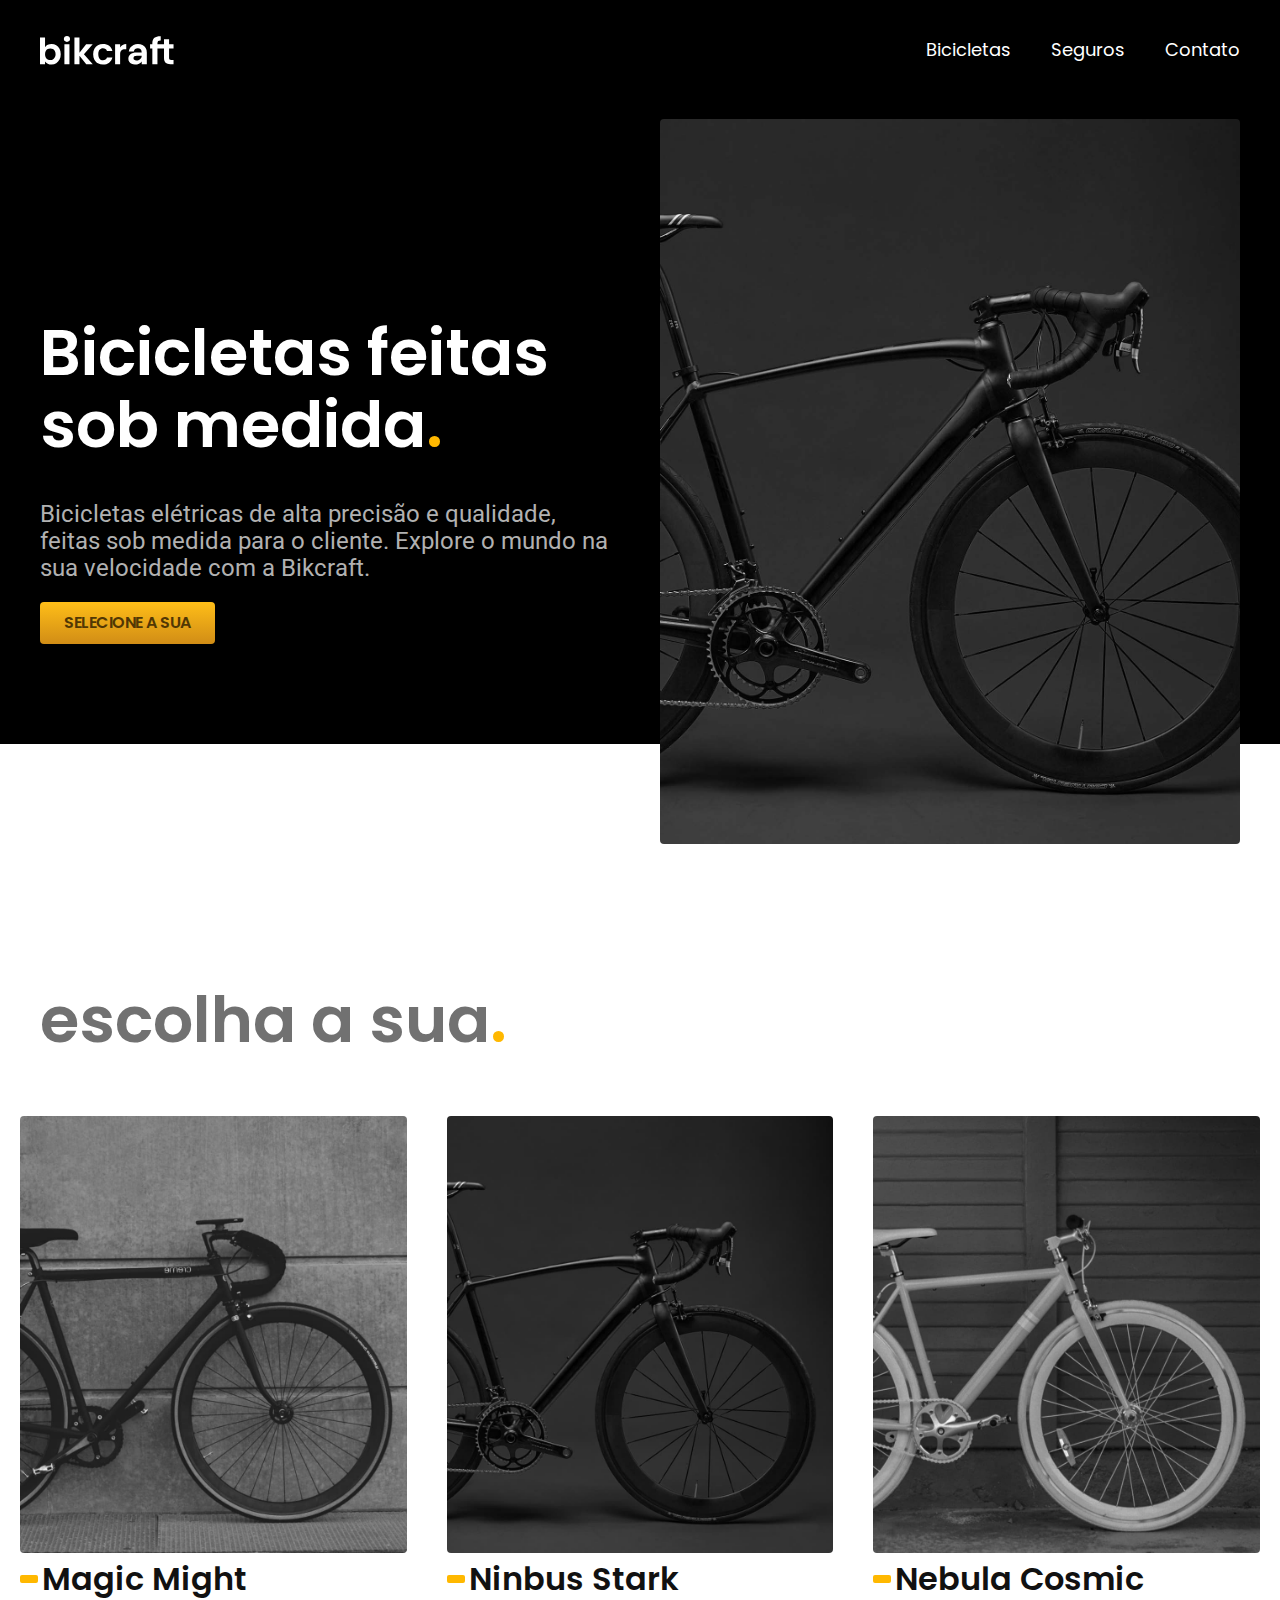
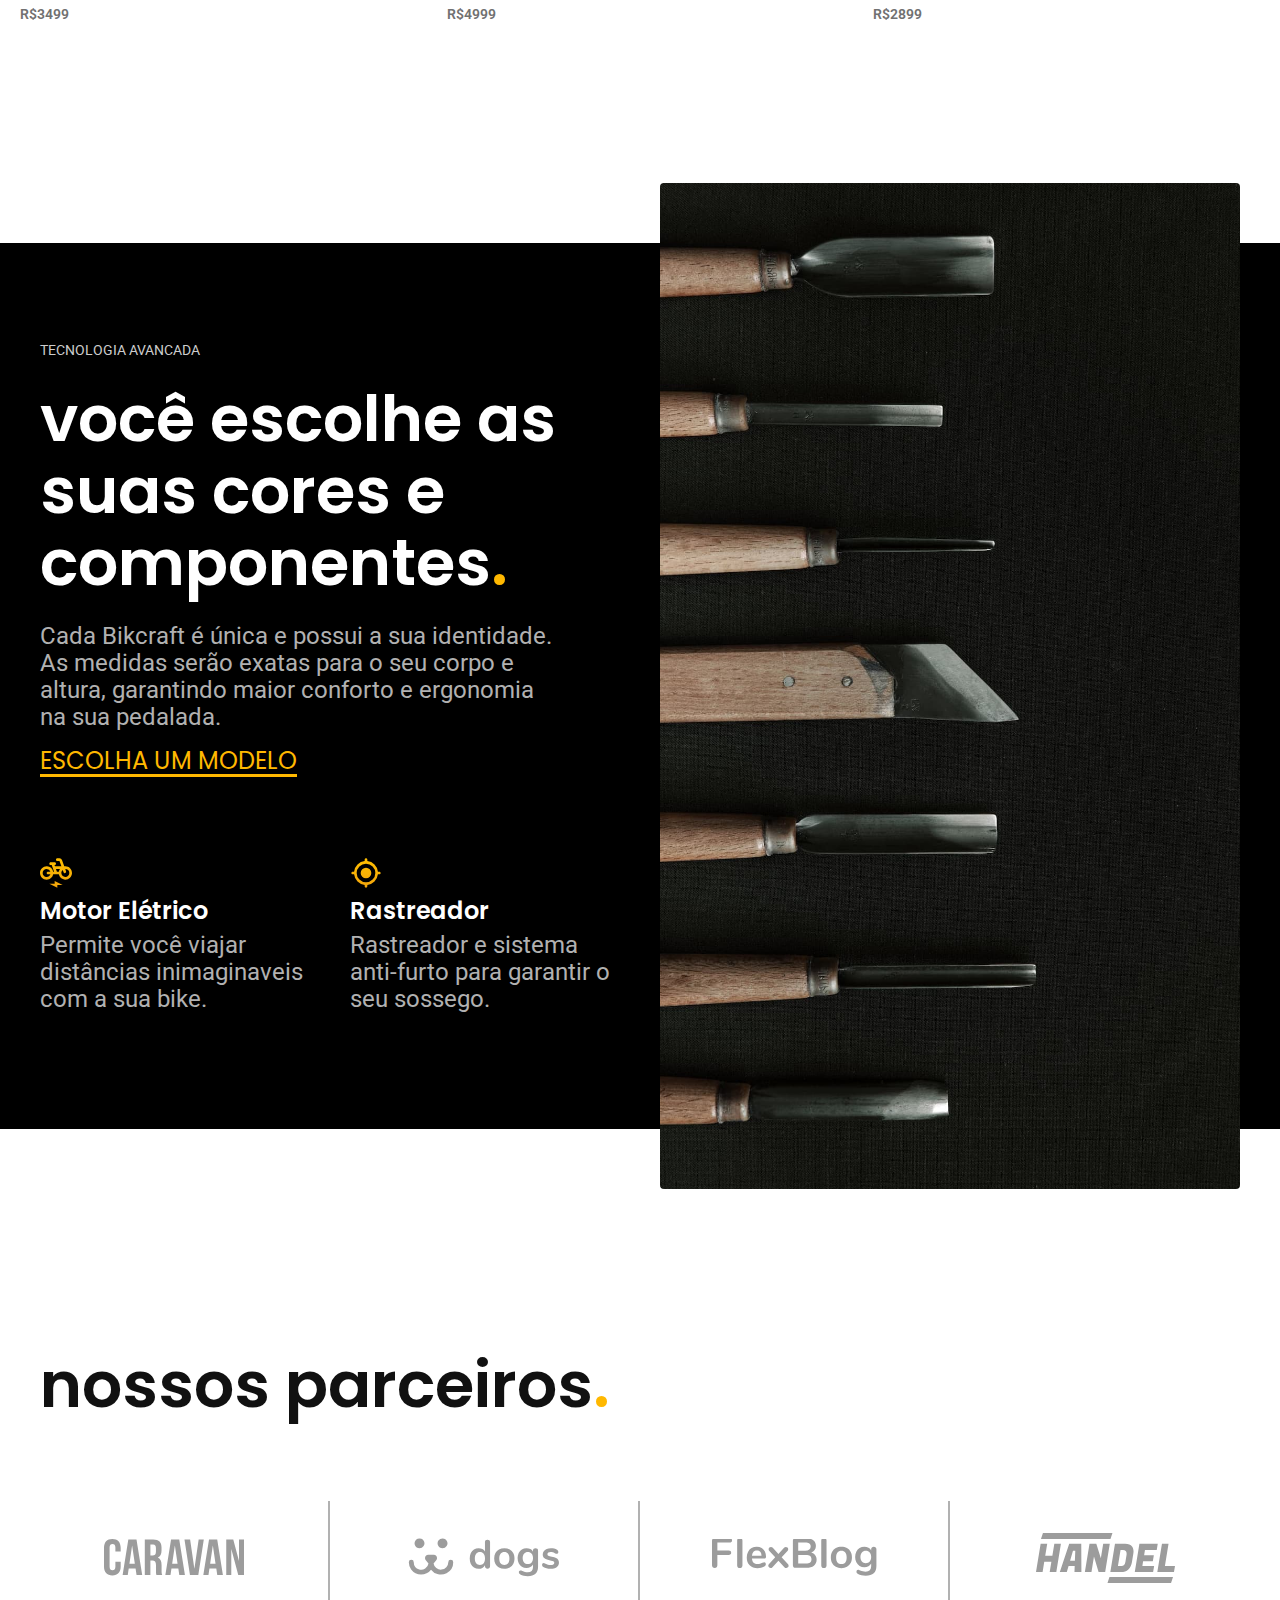
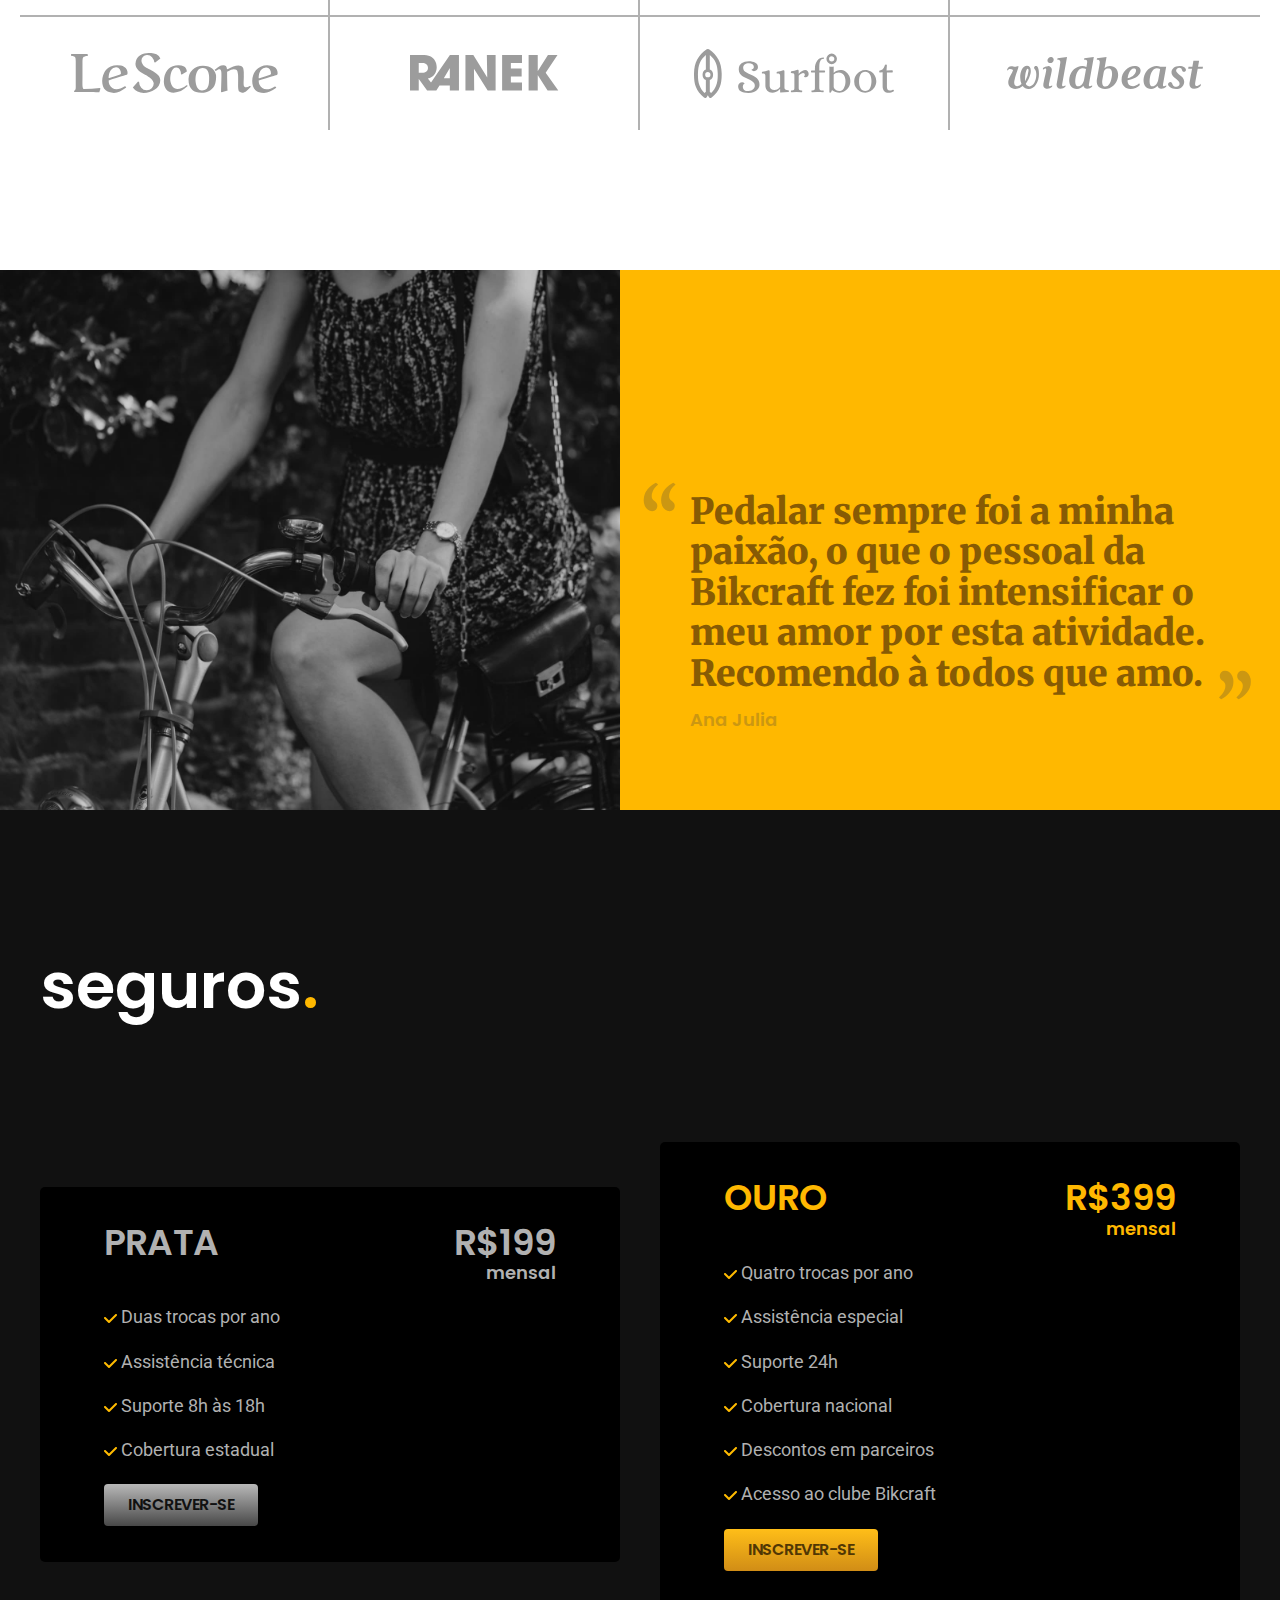
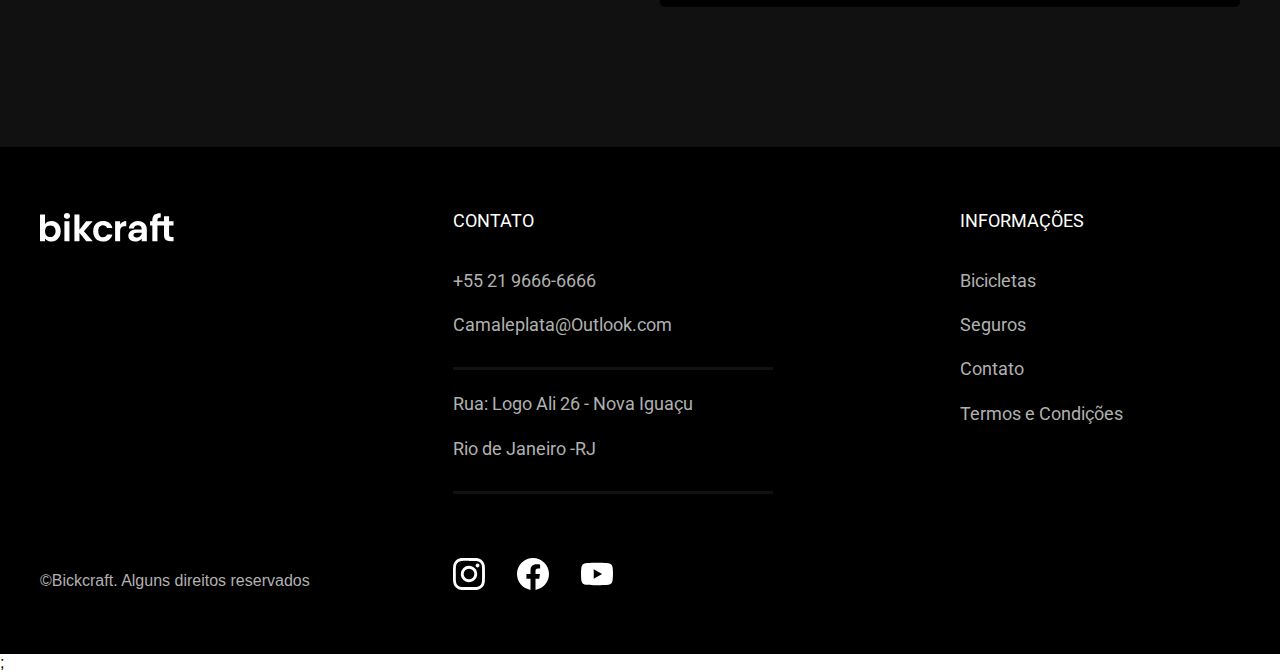
<file: index.html>
<!DOCTYPE html>
<html lang="pt-br">

<head>
  <meta charset="UTF-8">
  <meta http-equiv="X-UA-Compatible" content="IE=edge">
  <meta name="discription" content="Quando iniciamos a Bikcraft queriamos apenas um produto que adoraríamos utilizar. Eramos apaixonados por pedalar e também fazer.">
  <meta name="viewport" content="width=device-width, initial-scale=1.0">
  <title>Bikcraft | Bicicletas Elétricas</title>
  <link rel="icon" href="./favicon.svg" type="image/svg+xml">
  <link rel="preload" href="./css/style.css " as="style">
  <link rel="stylesheet" href="./css/style.css">
  <link rel="preconnect" href="https://fonts.googleapis.com">
  <link rel="preconnect" href="https://fonts.gstatic.com" crossorigin>
  <link href="https://fonts.googleapis.com/css2?family=Merriweather:ital,wght@1,900&family=Poppins:wght@400;600&family=Roboto:wght@400;500&display=swap" rel="stylesheet">
  <script>document.documentElement.classList.add('js')</script>
</head>

<body>
  <header class="header-bg">
    <div class="header conteiner">
      <a href="./"><img class="logo" src="./img/bikcraft.svg" width="136" height="32" alt="Bikcraft"></a>
      <nav aria-label="primaria">
        <ul class="header-menu">
          <li><a href="./bicicletas.html">Bicicletas</a></li>
          <li><a href="./seguros.html">Seguros</a></li>
          <li><a href="./contato.html">Contato</a></li>
        </ul>
      </nav>
    </div>
  </header>
  <main class="introducao-bg">
    <div class="introducao conteiner">
      <div class="introducao-conteudo">
        <h1 class="font-1-ggb cor-0 fadeInLeft " data-anime="500">Bicicletas feitas sob medida<span>.</span>
        </h1>
        <p class="font-2-m cor-6 fadeInDown" data-anime="600">
          Bicicletas elétricas de alta precisão e qualidade, feitas sob medida para o cliente. Explore o mundo na sua velocidade com a Bikcraft.</p>
        <a class="botao" href="./bicicletas.html">selecione a sua</a>
      </div>
      <div class="introducao-imagem fadeInRight" data-anime="800"><img src="./img/fotos/introducao.jpg" alt="bicicleta elétrica preta" width="1280" height="1600">
      </div>

    </div>
  </main>
  <article class="bicicletas-lista">
    <h1 class="font-1-ggb cor-8 conteiner">escolha a sua<span class="cor-p1">.</span></h1>
    <ul>
      <a href="./bike-Magic.html">
        <li>
          <img src="./img/bicicletas/magic-home.jpg" width="920" height="1040">
          <h3 class="font-1-gb cor-11">Magic Might</h3>
          <span class="font-2-ppb cor-8">R$3499</span>
        </li>
      </a>
      <a href="./bike-nimbus.html">
        <li>
          <img src="./img/bicicletas/nimbus-home.jpg" width="920" height="1040">
          <h3 class="font-1-gb cor-11">Ninbus Stark</h3>
          <span class="font-2-ppb cor-8">R$4999</span>
        </li>
      </a>
      <a href="./bike-Nebula.html">
        <li>
          <img src="./img/bicicletas/nebula-home.jpg" width="920" height="1040">
          <h3 class="font-1-gb cor-11">Nebula Cosmic</h3>
          <span class="font-2-ppb cor-8">R$2899</span>
        </li>
      </a>
    </ul>
  </article>
  <article class="tecnologia-bg">
    <div class="tecnologia conteiner">
      <div class="tecnologia-conteudo">
        <span id="tecnologia" class="font-2-ppu cor-5">tecnologia avancada</span>
        <h1 class="font-1-ggb cor-0">você escolhe as suas cores e componentes<span class="cor-p1">.</span></h1>
        <p class="font-2-m cor-6">Cada Bikcraft é única e possui a sua identidade. As medidas serão exatas para o seu corpo e altura, garantindo maior conforto e ergonomia na sua pedalada.
        </p>
        <a class="link cor-p1" href="./bicicletas.html">escolha um modelo</a>
        <ul class="tecnologia-lista">
          <li>
            <img src="./img/icones/eletrica.svg" width="32" height="32">
            <h3 class="font-1-mb cor-0">Motor Elétrico</h3>
            <p class="font-2-m cor-6">Permite você viajar distâncias inimaginaveis com a sua bike.</p>
          </li>
          <li>
            <img src="./img/icones/rastreador.svg" width="32" height="32">
            <h3 class="font-1-mb cor-0">Rastreador</h3>
            <p class="font-2-m cor-6">Rastreador e sistema anti-furto para garantir o seu sossego.</p>
          </li>
        </ul>
      </div>
      <div class="tecnologia-imagem">
        <img src="./img/fotos/tecnologia.jpg" width="1200" height="1920">
      </div>
    </div>
  </article>
  <section class="parceiros" aria-label=" Nossos Parceiros">
    <h1 class="conteiner cor-11 font-1-ggb ">nossos parceiros<span class="cor-p1">.</span></h1>
    <ul class="parceiros-lista">
      <li><img src="./img/parceiros/caravan.svg" width="140" height="38"></li>
      <li><img src="./img/parceiros/dogs.svg" width="152" height="39"></li>
      <li><img src="./img/parceiros/flexblog.svg" width="165" height="39"></li>
      <li><img src="./img/parceiros/handel.svg" width="139" height="50"></li>
      <li><img src="./img/parceiros/lescone.svg" width="208" height="41"></li>
      <li><img src="./img/parceiros/ranek.svg" width="149" height="36"></li>
      <li><img src="./img/parceiros/surfbot.svg" width="200" height="49"></li>
      <li><img src="./img/parceiros/wildbeast.svg" width="196" height="34"></li>
    </ul>
  </section>
  <section class="cor-p1 depoimento-bg">
    <div class="depoimento-imagem">
      <img src="./img/fotos/depoimento.jpg" alt="Pessoa pedalando em uma bikcraft." width="1560" height="1360">
    </div>
    <div class="depoimento-conteudo">
      <p class="cor-p4">Pedalar sempre foi a minha paixão, o que o pessoal da Bikcraft fez foi intensificar o meu amor por esta atividade. Recomendo à todos que amo.
      </p>
      <span class="cor-p2 font-1-pb">Ana Julia</span>
    </div>
  </section>
  <section class="seguros-bg">
    <h1 class="conteiner cor-0 font-1-ggb ">seguros<span class="cor-p1">.</span></h1>
    <div class="conteiner seguros">
       <ul class="seguros-lista-prata">
          <h3 class="font-1-gbu cor-6">prata <span>R$199</span></h3>
          <li class="font-2-p cor-6">Duas trocas por ano</li>
          <li class="font-2-p cor-6">Assistência técnica</li>
          <li class="font-2-p cor-6">Suporte 8h às 18h</li>
          <li class="font-2-p cor-6">Cobertura estadual</li>
          <a href="./orçamento.html?tipo=seguro&plano=prata" id="btn-prata" class="botao">inscrever-se</a>
        </ul>
        <ul class="seguros-lista-ouro">
          <h3 class="font-1-gbu cor-p1">ouro <span>R$399</span></h3>
          <li class="font-2-p cor-6">Quatro trocas por ano</li>
          <li class="font-2-p cor-6">Assistência especial</li>
          <li class="font-2-p cor-6">Suporte 24h</li>
          <li class="font-2-p cor-6">Cobertura nacional</li>
          <li class="font-2-p cor-6">Descontos em parceiros</li>
          <li class="font-2-p cor-6">Acesso ao clube Bikcraft</li>
          <a href="./orçamento.html?tipo=seguro&plano=ouro" class="botao">inscrever-se</a>
        </ul>
    </div>
  </section>
  <footer class="cor-6 footer-bg">
    <div class="conteiner footer-conteudo">
      <img src="./img/bikcraft.svg" alt="Bickcraft" width="136" height="32">
      <ul class="font-2-p contato">
        <span class="font-2-ppu cor-0">contato</span>
        <li><a href="tel:+552196666666">+55 21 9666-6666</a></li>
        <li><a href="mailtoCamaleplata@Outlook.com">Camaleplata@Outlook.com</a> </li>
        <li>Rua: Logo Ali 26 - Nova Iguaçu</li>
        <li>Rio de Janeiro -RJ</li>
      </ul>
      <ul class="font-2-p informações">
        <span class="font-2-ppu cor-0">informações</span>
        <a href="./bicicletas.html">
          <li>Bicicletas</li>
        </a>
        <a href="./seguros.html">
          <li>Seguros</li>
        </a>
        <a href="./contato.html">
          <li>Contato</li>
        </a>
        <a href="./termos.html">
          <li>Termos e Condições</li>
        </a>
      </ul>

      <div class="redes">
        <a href=""><img src="./img/redes/instagram.svg" alt="instagram" width="32" height="32"></a>
        <a href=""><img src="./img/redes/facebook.svg" alt="facebook" width="32" height="32"></a>
        <a href=""><img src="./img/redes/youtube.svg" alt="youtube" width="32" height="32"> </a>
      </div>
      <p>&copy;Bickcraft. Alguns direitos reservados</p>
    </div>
  </footer>
  <script src="./js/plugins/simple-anime.js"></script>;
  <script src="./js/script.js"></script>
</body>
</body>

</html>
</file>
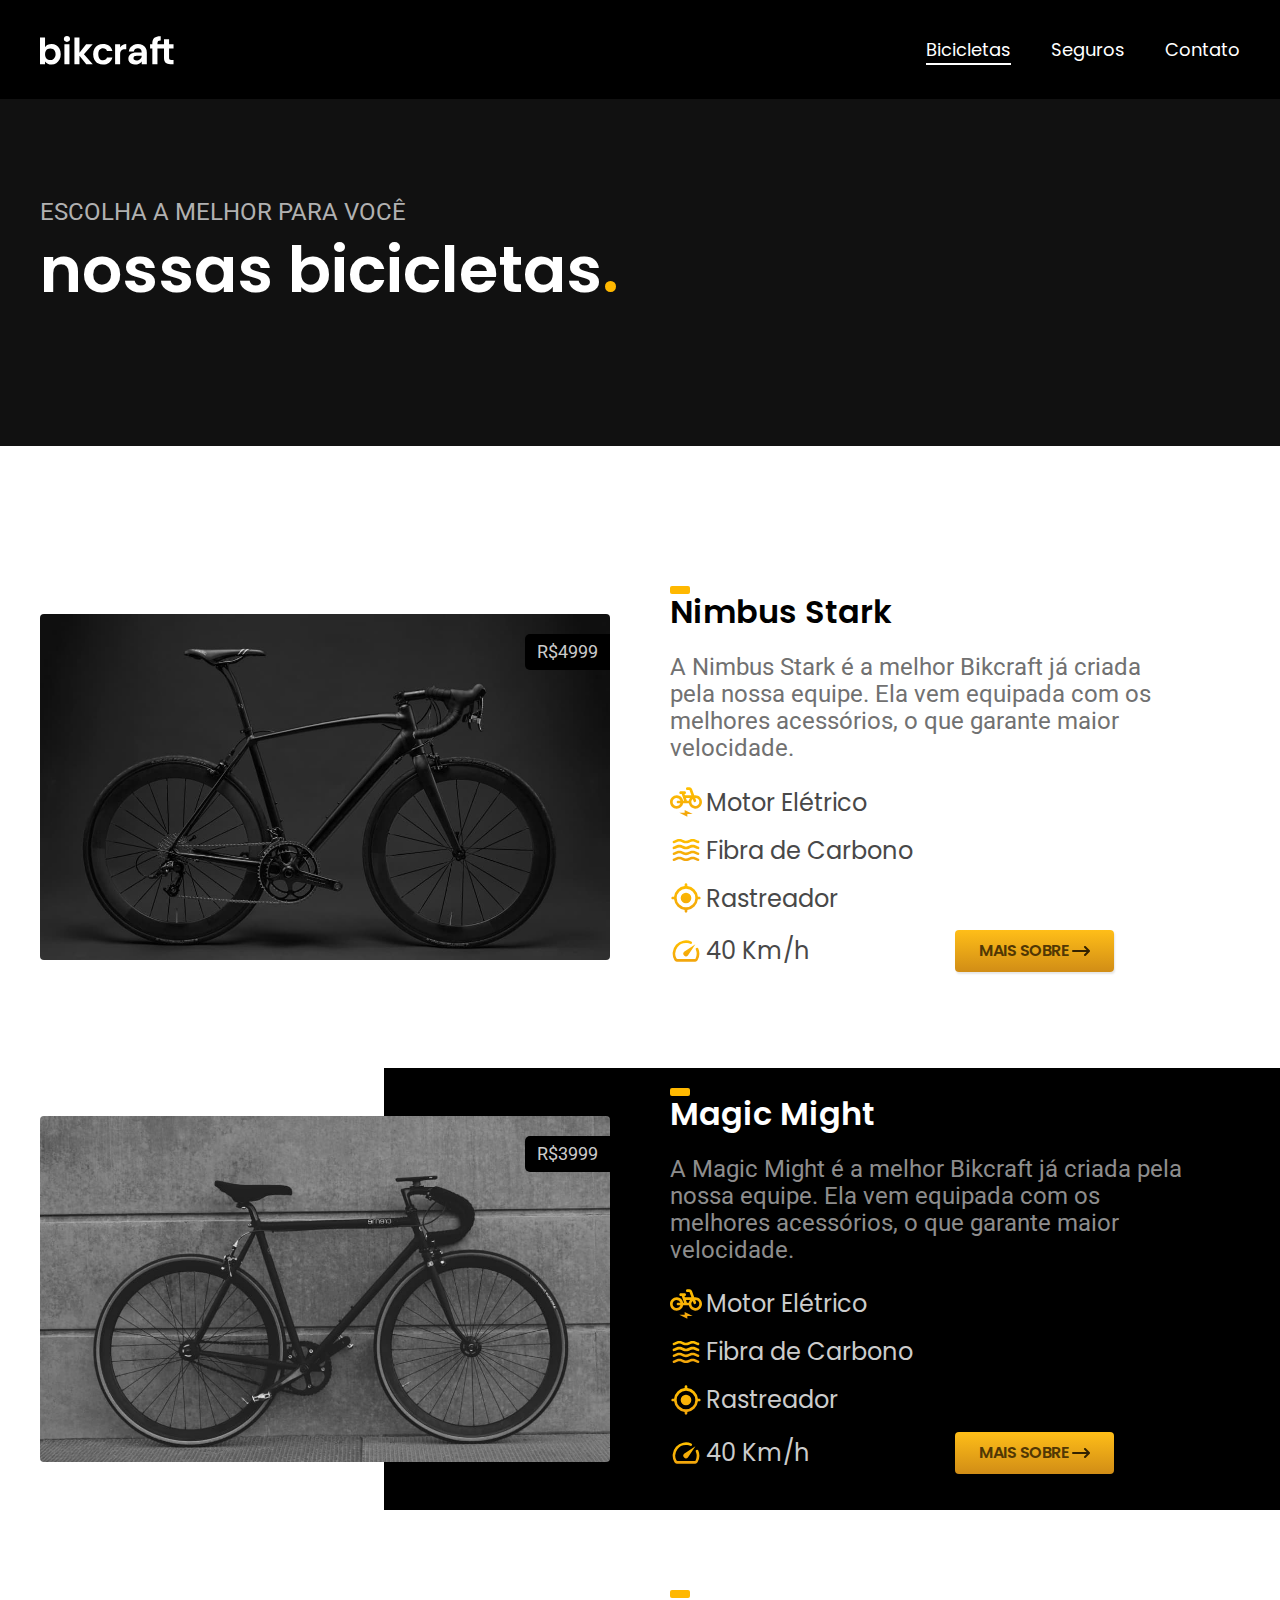
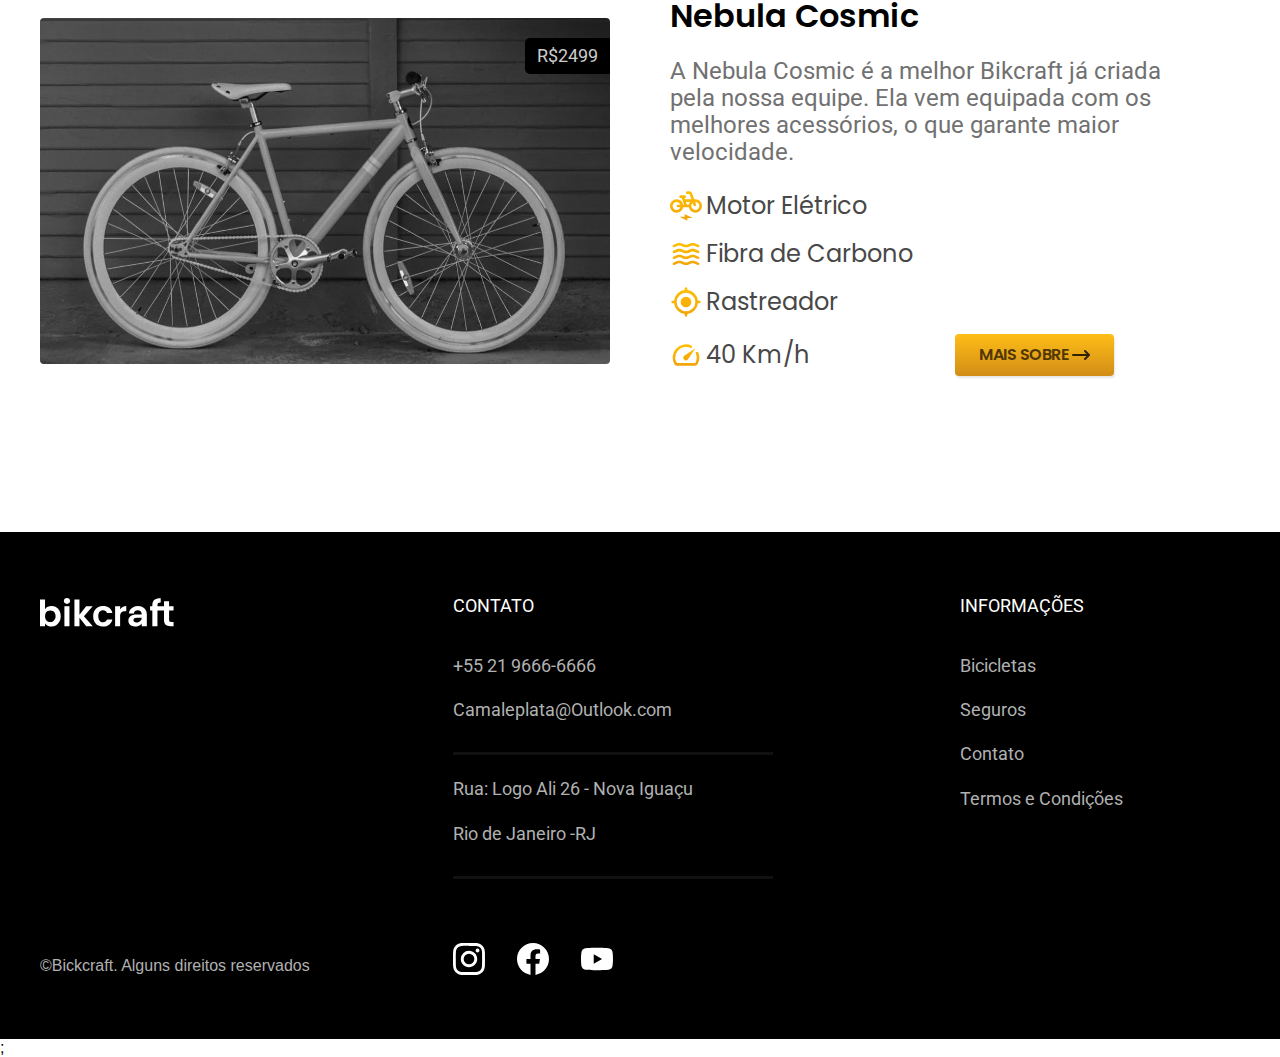
<file: bicicletas.html>
<!DOCTYPE html>
<html lang="Pt-BR">

<head>
  <meta charset="UTF-8">
  <meta http-equiv="X-UA-Compatible" content="IE=edge">
  <meta name="discription" content="Quando iniciamos a Bikcraft queriamos apenas um produto que adoraríamos utilizar. Eramos apaixonados por pedalar e também fazer.">
  <meta name="viewport" content="width=device-width, initial-scale=1.0">
  <title> Bicicletas | Bikcraft</title>
  <link rel="icon" href="./favicon.svg" type="image/svg+xml">
  <link rel="preload" href="./css/style.css " as="style">
  <link rel="stylesheet" href="./css/style.css ">
  <link href="https://fonts.googleapis.com/css2?family=Merriweather:ital,wght@1,900&family=Poppins:wght@400;600&family=Roboto:wght@400;500&display=swap" rel="stylesheet">
  <script>document.documentElement.classList.add('js')</script>
</head>

<body>
  <header class="header-bg">
    <div class="header conteiner">
      <a href="./"><img src="./img/bikcraft.svg" alt="Bickcraft" width="136" height="32"></a>
      <nav aria-label="primaria">
        <ul class="header-menu">
          <li><a href="bicicletas.html">Bicicletas</a></li>
          <li><a href="seguros.html">Seguros</a></li>
          <li><a href="contato.html">Contato</a></li>
      </nav>
    </div>
  </header>
  <main>
    <div class="titulo-bg">
      <div class="titulo-conteudo conteiner">
        <h3 class="font-2-mu cor-6 fadeInLeft" data-anime="300">escolha a melhor para você</h3>
        <h1 class="font-1-ggb cor-0 fadeInRight" data-anime="500">nossas bicicletas<span class="cor-p1">.</span></h1>
      </div>
    </div>
  </main>

  <section>
    <div class="bicicleta-bg">
      <div class="bicicleta conteiner fadeInUp" data-anime="700">
        <div class="bicicleta-imagem">
          <img src="./img/bicicletas/nimbus.jpg" alt="Nimbus" width="1120" height="880">
          <span class="font-2-p cor-5">R$4999</span>
        </div>
        <div class="bicicleta-conteudo">
          <h3 class="font-1-gb">Nimbus Stark</h3>
          <p class="font-2-m cor-8">A Nimbus Stark é a melhor Bikcraft já criada pela nossa equipe. Ela vem equipada com os melhores acessórios, o que garante maior velocidade.</p>
          <ul class="bicicleta-lista">
            <li class="cor-9 font-1-m"> <img src="./img/icones/eletrica.svg" width="32" height="32">Motor Elétrico</li>
            <li class="cor-9 font-1-m"><img src="./img/icones/carbono.svg" width="32" height="32"> Fibra de Carbono</li>
            <li class="cor-9 font-1-m"><img src="./img/icones/rastreador.svg">Rastreador</li>
            <li class="cor-9 font-1-m"><img src="./img/icones/velocidade.svg" width="32" height="32">40 Km/h</li>
            <a href="./bike-nimbus.html" class="botao seta">mais sobre</a>
          </ul>
        </div>
      </div>
    </div>


    <div class="bicicleta-bg">
      <div class="bicicleta conteiner">
        <div class="bicicleta-imagem">
          <img src="./img/bicicletas/magic.jpg" alt="magic" width="1120" height="880">
          <span class="font-2-p cor-5">R$3999</span>
        </div>
        <div class="bicicleta-conteudo">
          <h3 class="font-1-gb cor-0">Magic Might</h3>
          <p class="font-2-m cor-7">A Magic Might é a melhor Bikcraft já criada pela nossa equipe. Ela vem equipada com os melhores acessórios, o que garante maior velocidade.</p>
          <ul class="bicicleta-lista cor-5">
            <li class="font-1-m"> <img src="./img/icones/eletrica.svg" width="32" height="32">Motor Elétrico</li>
            <li class=" font-1-m"><img src="./img/icones/carbono.svg" width="32" height="32">Fibra de Carbono</li>
            <li class=" font-1-m"><img src="./img/icones/rastreador.svg">Rastreador</li>
            <li class=" font-1-m"><img src="./img/icones/velocidade.svg" width="32" height="32">40 Km/h</li>
            <a href="bike-Magic.html" class="botao seta"> mais sobre</a>

          </ul>
        </div>
      </div>
    </div>


    <div class="bicicleta-bg">
      <div class="bicicleta conteiner">
        <div class="bicicleta-imagem">
          <img src="./img/bicicletas/nebula.jpg" alt="Nimbus" width="1120" height="880">
          <span class="font-2-p cor-5">R$2499</span>
        </div>
        <div class="bicicleta-conteudo">
          <h3 class="font-1-gb">Nebula Cosmic</h3>
          <p class="font-2-m cor-8">A Nebula Cosmic é a melhor Bikcraft já criada pela nossa equipe. Ela vem equipada com os melhores acessórios, o que garante maior velocidade.</p>
          <ul class="bicicleta-lista">
            <li class="cor-9 font-1-m"> <img src="./img/icones/eletrica.svg" width="32" height="32">Motor Elétrico</li>
            <li class="cor-9 font-1-m"><img src="./img/icones/carbono.svg" width="32" height="32">Fibra de Carbono</li>
            <li class="cor-9 font-1-m"><img src="./img/icones/rastreador.svg">Rastreador</li>
            <li class="cor-9 font-1-m"><img src="./img/icones/velocidade.svg" width="32" height="32">40 Km/h</li>
            <a href="bike-Nebula.html" class="botao seta"> mais sobre</a>

          </ul>
        </div>
      </div>
    </div>
  </section>



  <footer class="cor-6 footer-bg">
    <div class="conteiner footer-conteudo">
      <img src="./img/bikcraft.svg" alt="Bickcraft" width="136" height="32">
      <ul class="font-2-p contato">
        <span class="font-2-ppu cor-0">contato</span>
        <li><a href="tel:+552196666666">+55 21 9666-6666</a></li>
        <li><a href="mailtoCamaleplata@Outlook.com">Camaleplata@Outlook.com</a> </li>
        <li>Rua: Logo Ali 26 - Nova Iguaçu</li>
        <li>Rio de Janeiro -RJ</li>
      </ul>
      <ul class="font-2-p informações">
        <span class="font-2-ppu cor-0">informações</span>

        <a href="bicicletas.html">
          <li>Bicicletas</li>
        </a>
        <a href="seguros.html">
          <li>Seguros</li>
        </a>
        <a href="contato.html">
          <li>Contato</li>
        </a>
        <a href="termos.html">
          <li>Termos e Condições</li>
        </a>
      </ul>

      <div class="redes">
        <a href="#"><img src="./img/redes/instagram.svg" alt="instagram"></a>
        <a href="#"><img src="./img/redes/facebook.svg" alt="facebook"></a>
        <a href="#"><img src="./img/redes/youtube.svg" alt="youtube"> </a>
      </div>
      <p>&copy;Bickcraft. Alguns direitos reservados</p>
    </div>
  </footer>



  <script src="./js/plugins/simple-anime.js"></script>;
  <script src="./js/script.js"></script>
</body>

</html>
</file>
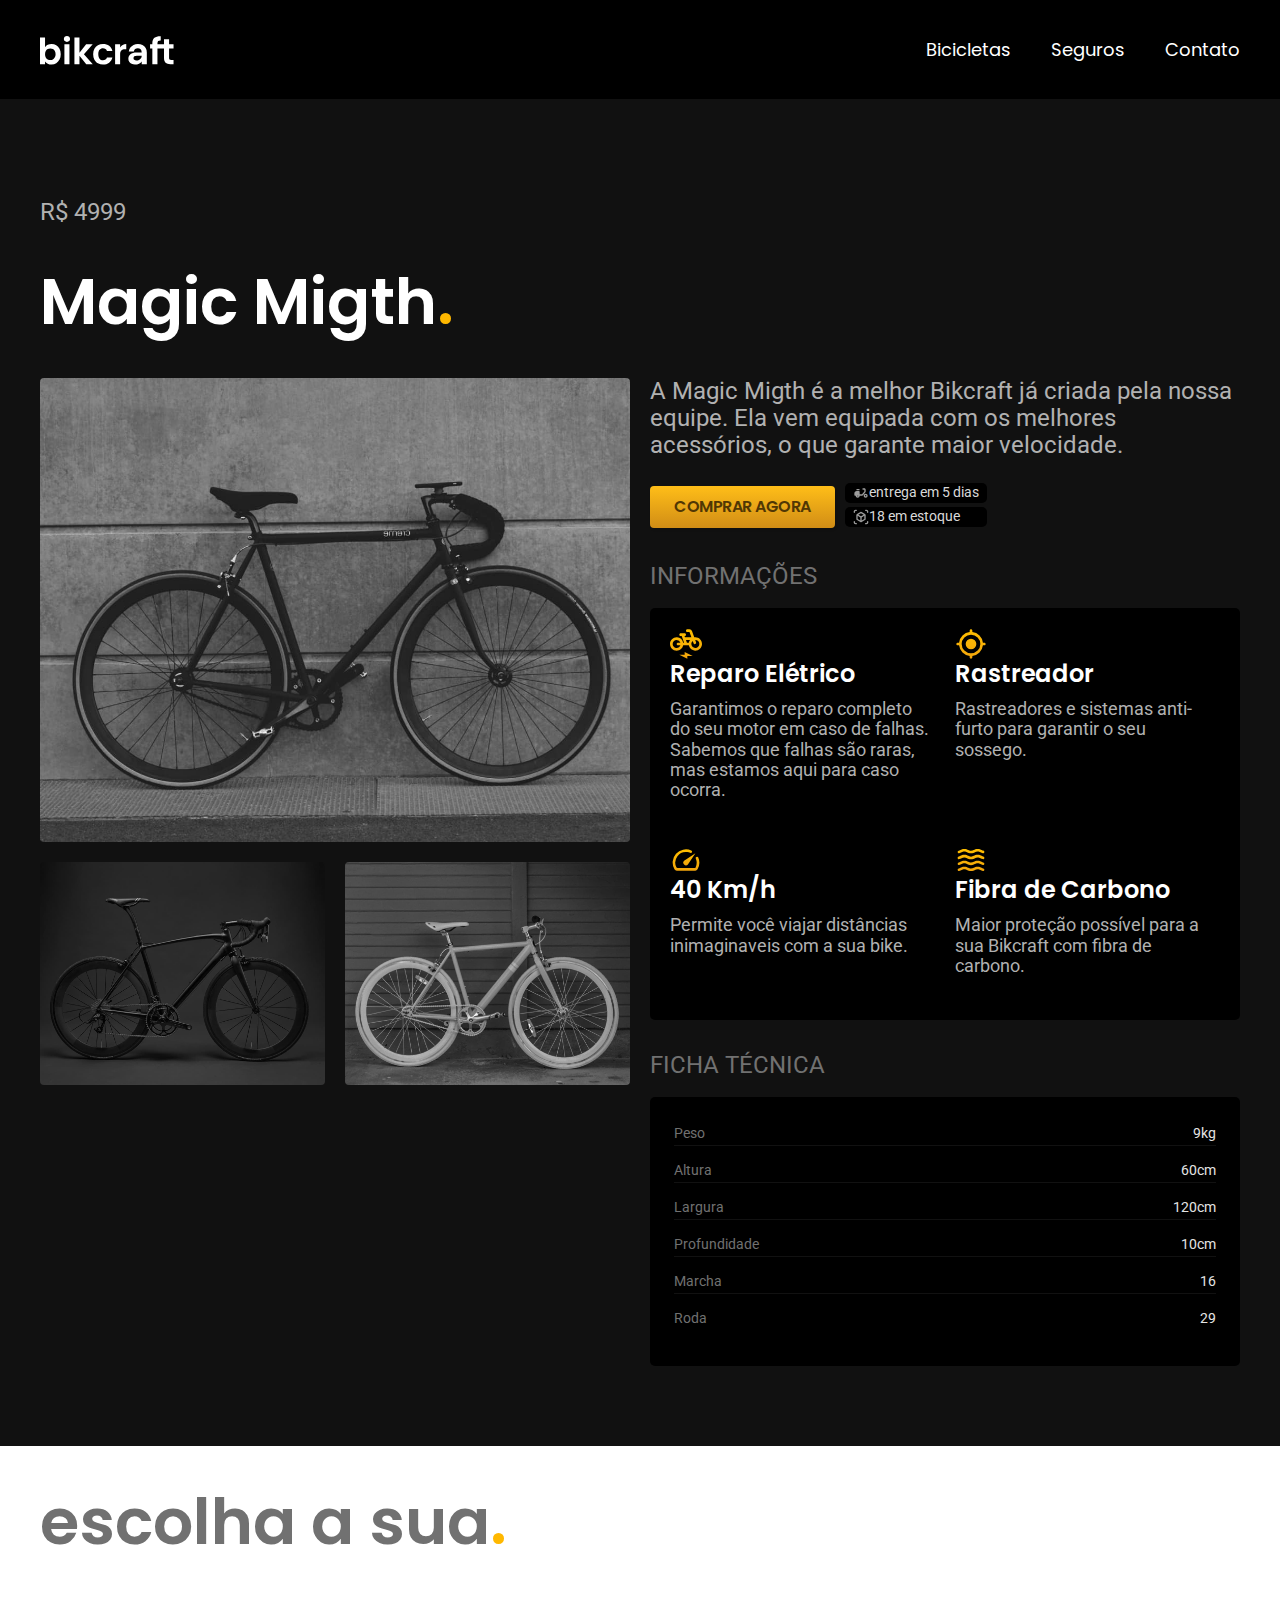
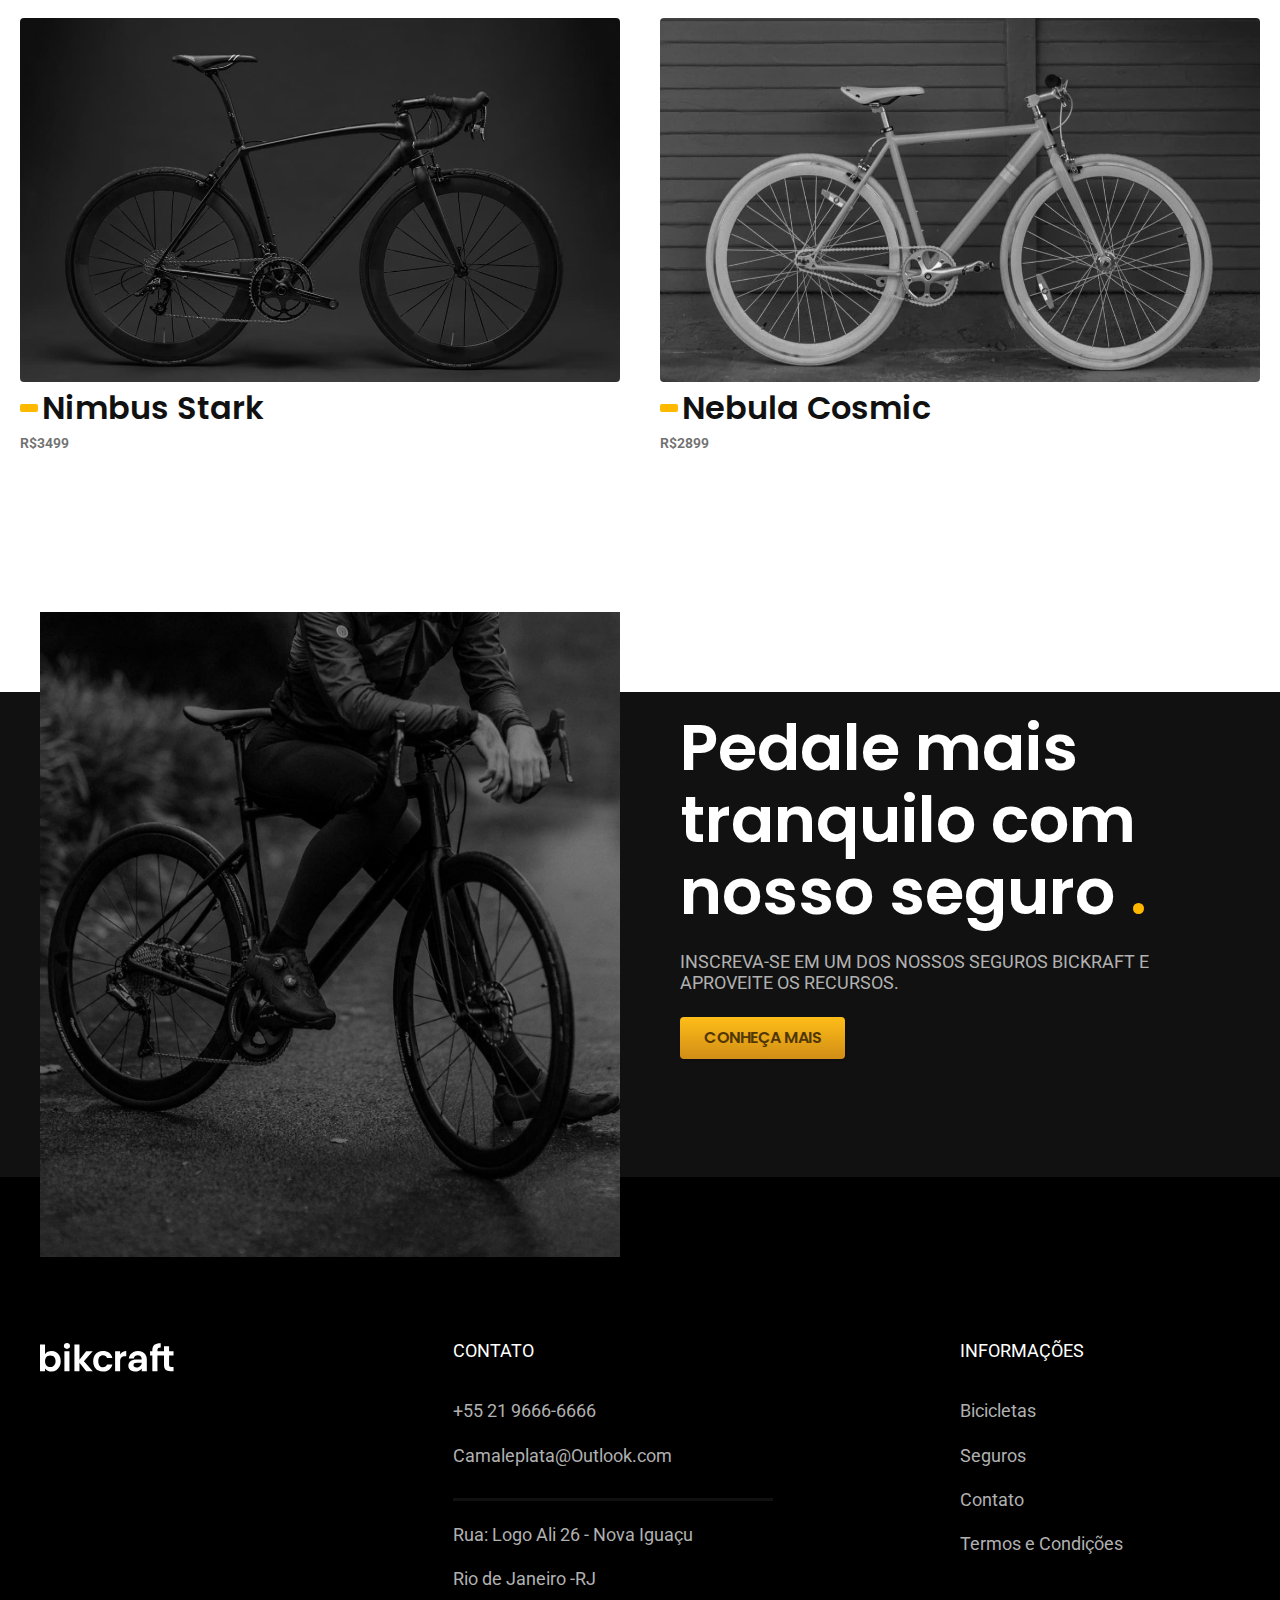
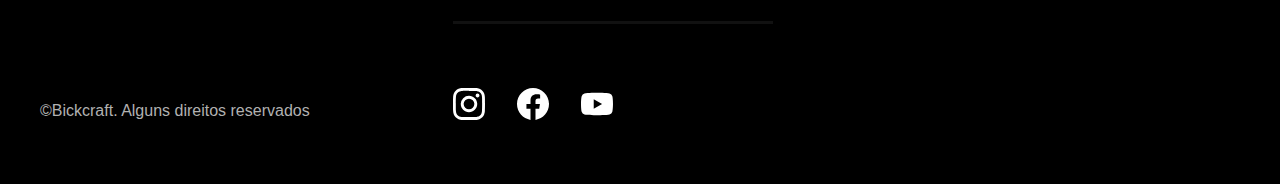
<file: bike-Magic.html>
<!DOCTYPE html>
<html lang="pt-br">

<head>
  <meta charset="UTF-8">
  <meta http-equiv="X-UA-Compatible" content="IE=edge">
  <meta name="discription" content="Quando iniciamos a Bikcraft queriamos apenas um produto que adoraríamos utilizar. Eramos apaixonados por pedalar e também fazer.">
  <meta name="viewport" content="widdh=device-widdh, initial-scale=1.0">
  <title> Magic | Bikcraft</title>
  <link rel="icon" href="./favicon.svg" type="image/svg+xml">
  <link rel="preload" href="./css/style.css " as="style">
  <link rel="stylesheet" href="./css/style.css ">
  <link rel="preconnect" href="https://fonts.googleapis.com">
  <link rel="preconnect" href="https://fonts.gstatic.com" crossorigin>
  <link href="https://fonts.googleapis.com/css2?family=Merriweather:ital,wght@1,900&family=Poppins:wght@400;600&family=Roboto:wght@400;500&display=swap" rel="stylesheet">
</head>

<body>
  <header class="header-bg">
    <div class="header conteiner">
      <a href="./"><img src="./img/bikcraft.svg" alt="Bickcraft" width="136" height="32"></a>
      <nav aria-label="primaria">
        <ul class="header-menu">
          <li><a href="bicicletas.html">Bicicletas</a></li>
          <li><a href="seguros.html">Seguros</a></li>
          <li><a href="contato.html">Contato</a></li>
      </nav>
    </div>
  </header>

  <main id="no-margin-botton" class="titulo-bg">
    <h3 class="font-2-mu cor-6 conteiner">R$ 4999</h3>
    <h1 class="font-1-ggb cor-0 conteiner">Magic Migth<span class="cor-p1">.</span></h1>
  </main>

  <div class="bg bac-11">
    <div class="bike conteiner">
      <div class="bike-imagens">
        <img src="./img/bicicleta/nimbus2.jpg" alt="Nebula" width="1120" height="880">
        <img src="./img/bicicleta/nimbus1.jpg" alt="Nimbus" width="1120" height="880">
        <img src="./img/bicicleta/nimbus3.jpg" alt="Magic" width="1120" height="880">
      </div>
      <div class="bike-conteudo">
        <p class="font-2-m cor-6">A Magic Migth é a melhor Bikcraft já criada pela nossa equipe. Ela vem equipada com os melhores acessórios, o que garante maior velocidade.</p>
        <div class="comprar">

          <a href="./orçamento.html?tipo=bikcraft&bike=magic" class="botao">comprar agora</a>
          <ul>
            <li class="font-2-pp cor-4"><img src="./img/icones/entrega.svg">entrega em 5 dias</li>
            <li class="font-2-pp cor-4"><img src="./img/icones/estoque.svg">18 em estoque</li>
          </ul>

        </div>


        <h3 class="cor-8 font-2-mu">informações</h3>

        <ul class="info">
          <li class="font-2-p cor-6"> <img src="./img/icones/eletrica.svg" width="32" height="32">
            <h3 class="font-1-mb cor-0">Reparo Elétrico</h3>
            <p class="font-2-p cor-6">Garantimos o reparo completo do seu motor em caso de falhas. Sabemos que falhas são raras, mas estamos aqui para caso ocorra.</p>
          </li>

          <li class="font-2-p cor-6"> <img src="./img/icones/rastreador.svg" width="32" height="32">
            <h3 class="font-1-mb cor-0">Rastreador</h3>
            <p class="font-2-p cor-6">Rastreadores e sistemas anti-furto para garantir o seu sossego.</p>
          </li>

          <li class="font-2-p cor-6"> <img src="./img/icones/velocidade.svg" width="32" height="32">
            <h3 class="font-1-mb cor-0">40 Km/h</h3>
            <p class="font-2-p cor-6">Permite você viajar distâncias inimaginaveis com a sua bike.

            </p>
          </li>

          <li class="font-2-p cor-6"> <img src="./img/icones/carbono.svg" width="32" height="32">
            <h3 class="font-1-mb cor-0">Fibra de Carbono</h3>
            <p class="font-2-p cor-6">Maior proteção possível para a sua Bikcraft com fibra de carbono.</p>
          </li>
        </ul>

        <h3 class="cor-8 font-2-mu">ficha técnica</h3>

        <ul class="ficha">
          <li class="cor-8 font-2-pp">Peso <span class="cor-3">9kg</span></li>
          <li class="cor-8 font-2-pp">Altura <span class="cor-3">60cm</span></li>
          <li class="cor-8 font-2-pp">Largura <span class="cor-3">120cm</span></li>
          <li class="cor-8 font-2-pp">Profundidade <span class="cor-3">10cm</span></li>
          <li class="cor-8 font-2-pp">Marcha <span class="cor-3">16</span></li>
          <li class="cor-8 font-2-pp">Roda <span class="cor-3">29</span></li>

        </ul>
      </div>
    </div>

  </div>
  <article class="bicicletas-lista">
    <h1 class="font-1-ggb cor-8 conteiner">escolha a sua<span class="cor-p1">.</span></h1>
    <ul>
      <a href="./bike-nimbus.html">
        <li>
          <img src="./img/bicicletas/nimbus.jpg" alt="" width="1120" height="880">
          <h3 class="font-1-gb cor-11">Nimbus Stark</h3>
          <span class="font-2-ppb cor-8">R$3499</span>
        </li>
      </a>

      <a href="./bike-Nebula.html">
        <li>
          <img src="./img/bicicletas/nebula.jpg" alt="" width="1120" height="880">
          <h3 class="font-1-gb cor-11">Nebula Cosmic</h3>
          <span class="font-2-ppb cor-8">R$2899</span>
        </li>
      </a>
    </ul>
  </article>
  <article class="bicicleta-seguro-bg">
    <div class="bicicleta-seguro conteiner">
      <div class="bicicleta-seguro-imagem"><img src="./img/fotos/seguros.jpg" alt="Pessoa em uma bicicleta" width="1360" height="1512"></div>
      <div class="bicicleta-seguro-conteudo">
        <h1 class="font-1-ggb cor-0">Pedale mais tranquilo com nosso seguro <span class="cor-p1">.</span></h1>
        <h3 class="cor-6 font-2-pu">Inscreva-se em um dos nossos seguros Bickraft e aproveite os recursos. </h3>
        <a href="./seguros.html" class="botao">conheça mais</a>
      </div>
    </div>


  </article>




  <footer class="cor-6 footer-bg">
    <div class="conteiner footer-conteudo">
      <img src="./img/bikcraft.svg" alt="Bickcraft" width="136" height="32">
      <ul class="font-2-p contato">
        <span class="font-2-ppu cor-0">contato</span>
        <li><a href="tel:+552196666666">+55 21 9666-6666</a></li>
        <li><a href="mailtoCamaleplata@Outlook.com">Camaleplata@Outlook.com</a> </li>
        <li>Rua: Logo Ali 26 - Nova Iguaçu</li>
        <li>Rio de Janeiro -RJ</li>
      </ul>
      <ul class="font-2-p informações">
        <span class="font-2-ppu cor-0">informações</span>
        <a href="./bicicletas.html">
          <li>Bicicletas</li>
        </a>
        <a href="./seguros.html">
          <li>Seguros</li>
        </a>
        <a href="./contato.html">
          <li>Contato</li>
        </a>
        <a href="./termos.html">
          <li>Termos e Condições</li>
        </a>
      </ul>

      <div class="redes">
        <a href=""><img src="./img/redes/instagram.svg" alt="instagram" width="32" height="32"></a>
        <a href=""><img src="./img/redes/facebook.svg" alt="facebook" width="32" height="32"></a>
        <a href=""><img src="./img/redes/youtube.svg" alt="youtube" width="32" height="32"> </a>
      </div>
      <p>&copy;Bickcraft. Alguns direitos reservados</p>
    </div>
  </footer>
  <script src="./js/script.js"></script>

</body>

</html>
</file>
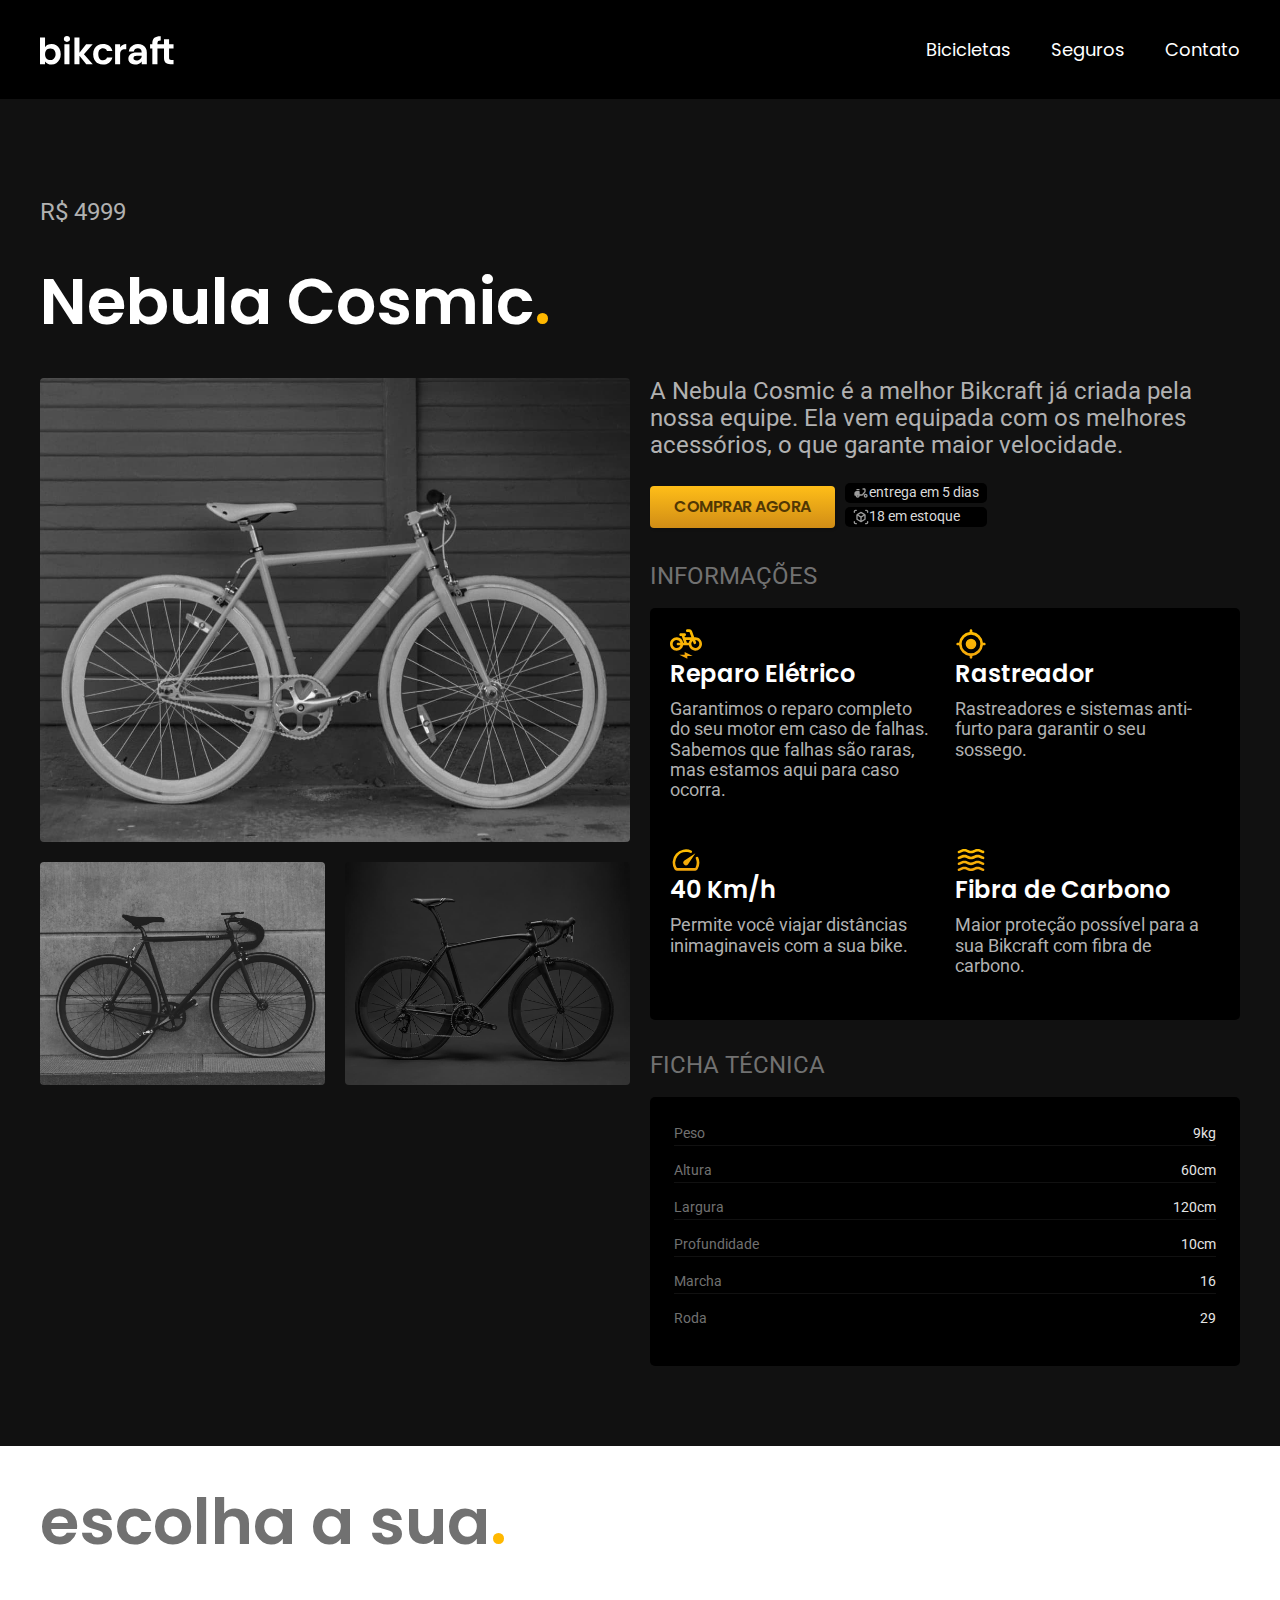
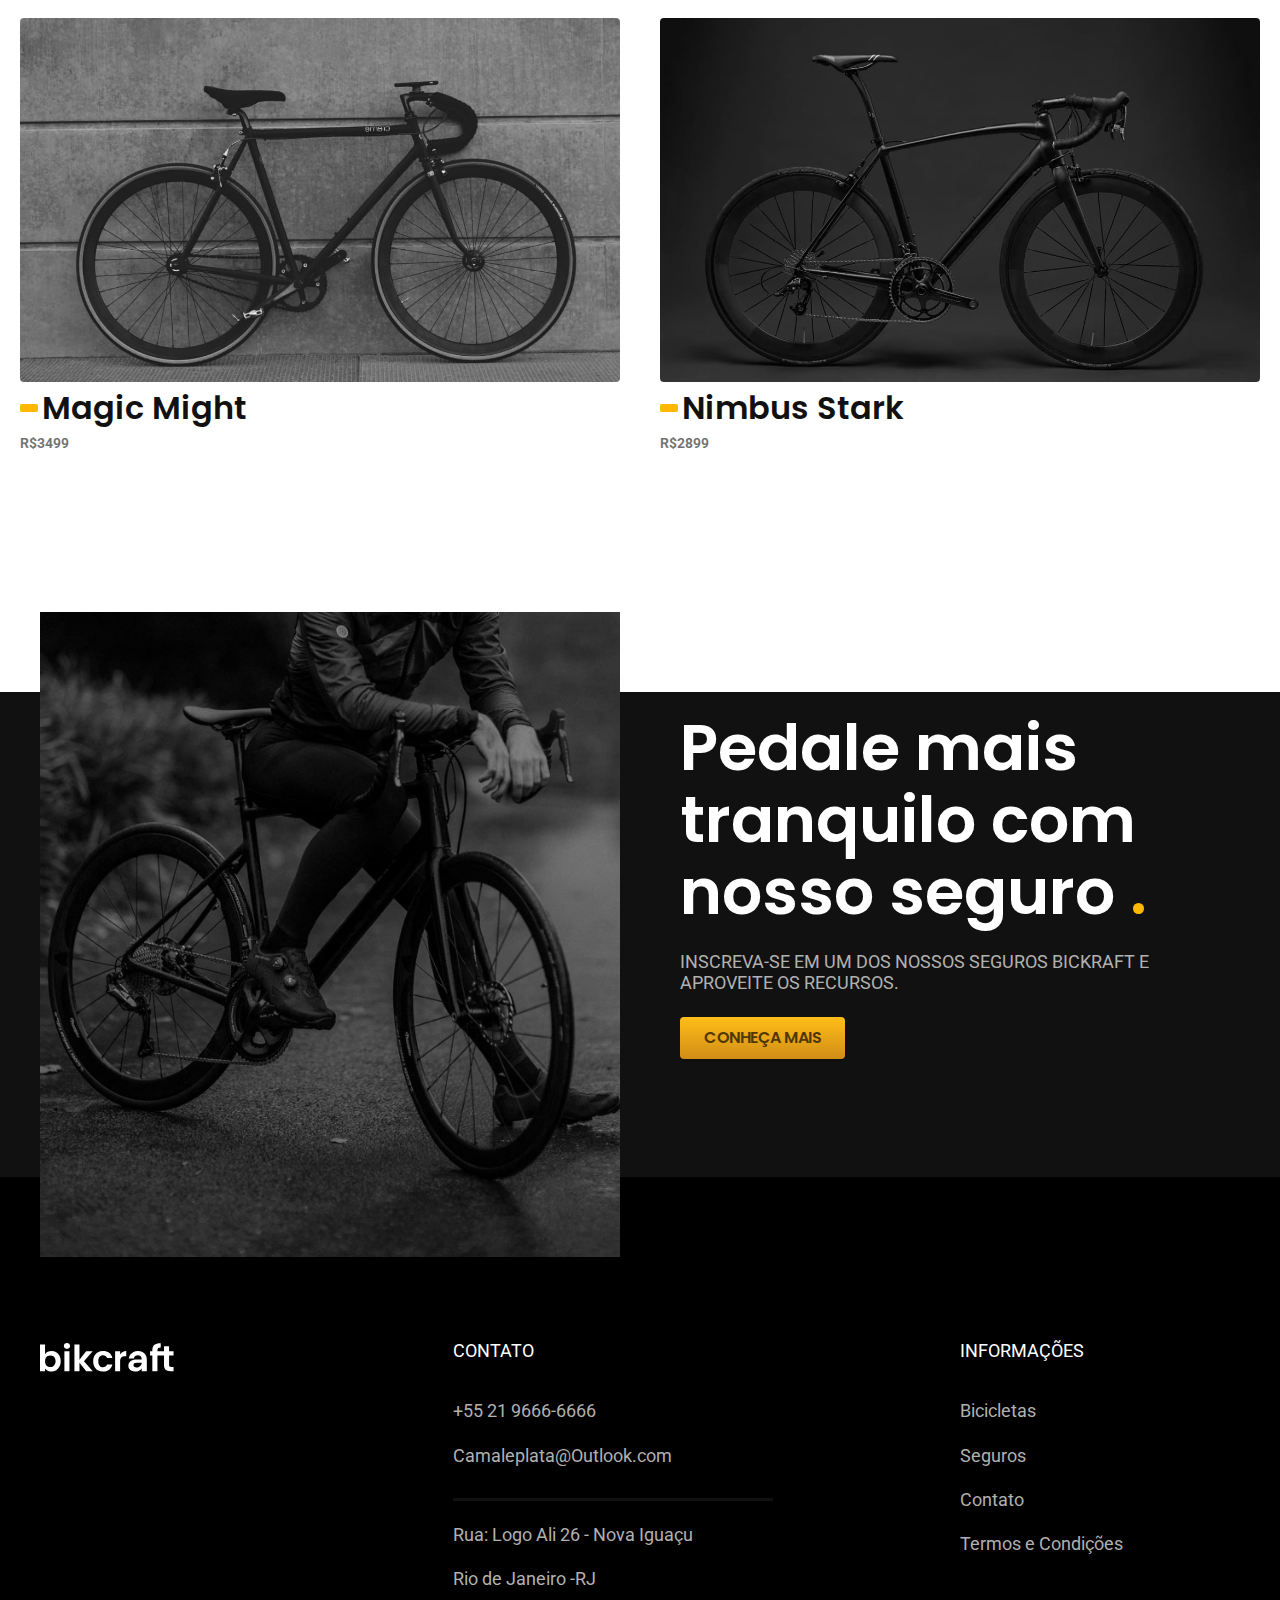
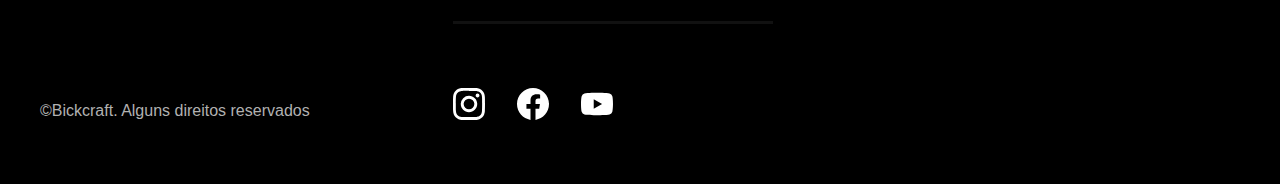
<file: bike-Nebula.html>
<!DOCTYPE html>
<html lang="pt-br">

<head>
  <meta charset="UTF-8">
  <meta http-equiv="X-UA-Compatible" content="IE=edge">
  <meta name="discription" content="Quando iniciamos a Bikcraft queriamos apenas um produto que adoraríamos utilizar. Eramos apaixonados por pedalar e também fazer.">
  <meta name="viewport" content="widdh=device-widdh, initial-scale=1.0">
  <title> Nebula | Bikcraft</title>
  <link rel="icon" href="./favicon.svg" type="image/svg+xml">
  <link rel="preload" href="./css/style.css " as="style">
  <link rel="stylesheet" href="./css/style.css ">
  <link rel="preconnect" href="https://fonts.googleapis.com">
  <link rel="preconnect" href="https://fonts.gstatic.com" crossorigin>
  <link href="https://fonts.googleapis.com/css2?family=Merriweather:ital,wght@1,900&family=Poppins:wght@400;600&family=Roboto:wght@400;500&display=swap" rel="stylesheet">
</head>

<body>
  <header class="header-bg">
    <div class="header conteiner">
      <a href="./"><img src="./img/bikcraft.svg" alt="Bickcraft" width="136" height="32"></a>
      <nav aria-label="primaria">
        <ul class="header-menu">
          <li><a href="bicicletas.html">Bicicletas</a></li>
          <li><a href="seguros.html">Seguros</a></li>
          <li><a href="contato.html">Contato</a></li>
      </nav>
    </div>
  </header>

  <main id="no-margin-botton" class="titulo-bg">
    <h3 class="font-2-mu cor-6 conteiner">R$ 4999</h3>
    <h1 class="font-1-ggb cor-0 conteiner">Nebula Cosmic<span class="cor-p1">.</span></h1>
  </main>

  <div class="bg bac-11">
    <div class="bike conteiner">
      <div class="bike-imagens">
        <img src="./img/bicicleta/nimbus3.jpg" alt="Magic" width="1120" height="880">
        <img src="./img/bicicleta/nimbus2.jpg" alt="Nebula" width="1120" height="880">
        <img src="./img/bicicleta/nimbus1.jpg" alt="Nimbus" width="1120" height="880">
      </div>
      <div class="bike-conteudo">
        <p class="font-2-m cor-6">A Nebula Cosmic é a melhor Bikcraft já criada pela nossa equipe. Ela vem equipada com os melhores acessórios, o que garante maior velocidade.</p>
        <div class="comprar">

          <a href="orçamento.html?tipo=bikcraft&bike=nebula" class="botao">comprar agora</a>
          <ul>
            <li class="font-2-pp cor-4"><img src="./img/icones/entrega.svg">entrega em 5 dias</li>
            <li class="font-2-pp cor-4"><img src="./img/icones/estoque.svg">18 em estoque</li>
          </ul>

        </div>


        <h3 class="cor-8 font-2-mu">informações</h3>

        <ul class="info">
          <li class="font-2-p cor-6"> <img src="./img/icones/eletrica.svg" width="32" height="32">
            <h3 class="font-1-mb cor-0">Reparo Elétrico</h3>
            <p class="font-2-p cor-6">Garantimos o reparo completo do seu motor em caso de falhas. Sabemos que falhas são raras, mas estamos aqui para caso ocorra.</p>
          </li>

          <li class="font-2-p cor-6"> <img src="./img/icones/rastreador.svg" width="32" height="32">
            <h3 class="font-1-mb cor-0">Rastreador</h3>
            <p class="font-2-p cor-6">Rastreadores e sistemas anti-furto para garantir o seu sossego.</p>
          </li>

          <li class="font-2-p cor-6"> <img src="./img/icones/velocidade.svg" width="32" height="32">
            <h3 class="font-1-mb cor-0">40 Km/h</h3>
            <p class="font-2-p cor-6">Permite você viajar distâncias inimaginaveis com a sua bike.

            </p>
          </li>

          <li class="font-2-p cor-6"> <img src="./img/icones/carbono.svg" width="32" height="32">
            <h3 class="font-1-mb cor-0">Fibra de Carbono</h3>
            <p class="font-2-p cor-6">Maior proteção possível para a sua Bikcraft com fibra de carbono.</p>
          </li>
        </ul>

        <h3 class="cor-8 font-2-mu">ficha técnica</h3>

        <ul class="ficha">
          <li class="cor-8 font-2-pp">Peso <span class="cor-3">9kg</span></li>
          <li class="cor-8 font-2-pp">Altura <span class="cor-3">60cm</span></li>
          <li class="cor-8 font-2-pp">Largura <span class="cor-3">120cm</span></li>
          <li class="cor-8 font-2-pp">Profundidade <span class="cor-3">10cm</span></li>
          <li class="cor-8 font-2-pp">Marcha <span class="cor-3">16</span></li>
          <li class="cor-8 font-2-pp">Roda <span class="cor-3">29</span></li>

        </ul>
      </div>
    </div>

  </div>
  <article class="bicicletas-lista">
    <h1 class="font-1-ggb cor-8 conteiner">escolha a sua<span class="cor-p1">.</span></h1>
    <ul>
      <a href="./bike-Magic.html">
        <li>
          <img src="./img/bicicletas/magic.jpg" alt="" width="1120" height="880">
          <h3 class="font-1-gb cor-11">Magic Might</h3>
          <span class="font-2-ppb cor-8">R$3499</span>
        </li>
      </a>

      <a href="./bike-nimbus.html">
        <li>
          <img src="./img/bicicletas/nimbus.jpg" alt="" width="1120" height="880">
          <h3 class="font-1-gb cor-11">Nimbus Stark</h3>
          <span class="font-2-ppb cor-8">R$2899</span>
        </li>
      </a>
    </ul>
  </article>
  <article class="bicicleta-seguro-bg">
    <div class="bicicleta-seguro conteiner">
      <div class="bicicleta-seguro-imagem"><img src="./img/fotos/seguros.jpg" alt="Pessoa em uma bicicleta" width="1360" height="1512"></div>
      <div class="bicicleta-seguro-conteudo">
        <h1 class="font-1-ggb cor-0">Pedale mais tranquilo com nosso seguro <span class="cor-p1">.</span></h1>
        <h3 class="cor-6 font-2-pu">Inscreva-se em um dos nossos seguros Bickraft e aproveite os recursos. </h3>
        <a href="./seguros.html" class="botao">conheça mais</a>
      </div>
    </div>


  </article>




  <footer class="cor-6 footer-bg">
    <div class="conteiner footer-conteudo">
      <img src="./img/bikcraft.svg" alt="Bickcraft" width="136" height="32">
      <ul class="font-2-p contato">
        <span class="font-2-ppu cor-0">contato</span>
        <li><a href="tel:+552196666666">+55 21 9666-6666</a></li>
        <li><a href="mailtoCamaleplata@Outlook.com">Camaleplata@Outlook.com</a> </li>
        <li>Rua: Logo Ali 26 - Nova Iguaçu</li>
        <li>Rio de Janeiro -RJ</li>
      </ul>
      <ul class="font-2-p informações">
        <span class="font-2-ppu cor-0">informações</span>
        <a href="./bicicletas.html">
          <li>Bicicletas</li>
        </a>
        <a href="./seguros.html">
          <li>Seguros</li>
        </a>
        <a href="./contato.html">
          <li>Contato</li>
        </a>
        <a href="./termos.html">
          <li>Termos e Condições</li>
        </a>
      </ul>

      <div class="redes">
        <a href=""><img src="./img/redes/instagram.svg" alt="instagram" width="32" height="32"></a>
        <a href=""><img src="./img/redes/facebook.svg" alt="facebook" width="32" height="32"></a>
        <a href=""><img src="./img/redes/youtube.svg" alt="youtube" width="32" height="32"> </a>
      </div>
      <p>&copy;Bickcraft. Alguns direitos reservados</p>
    </div>
  </footer>
  <script src="./js/script.js"></script>

</body>

</html>
</file>
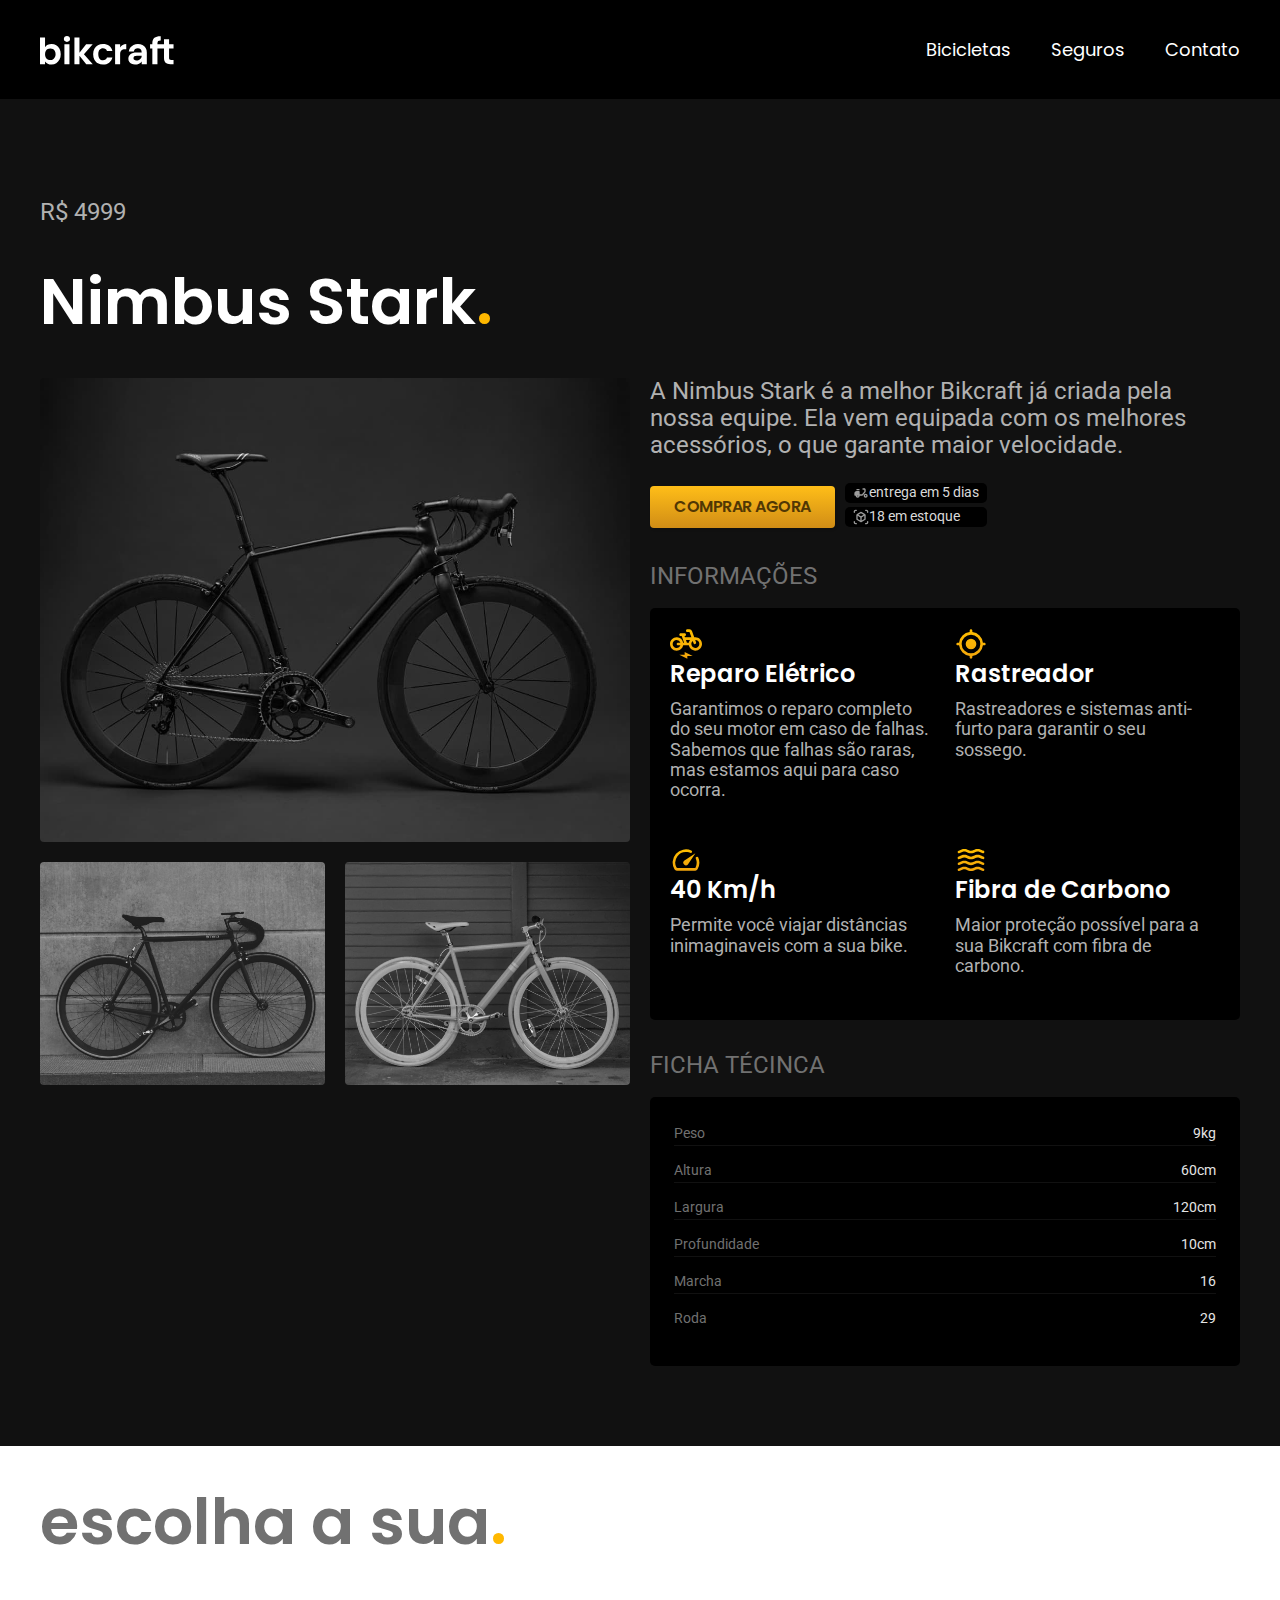
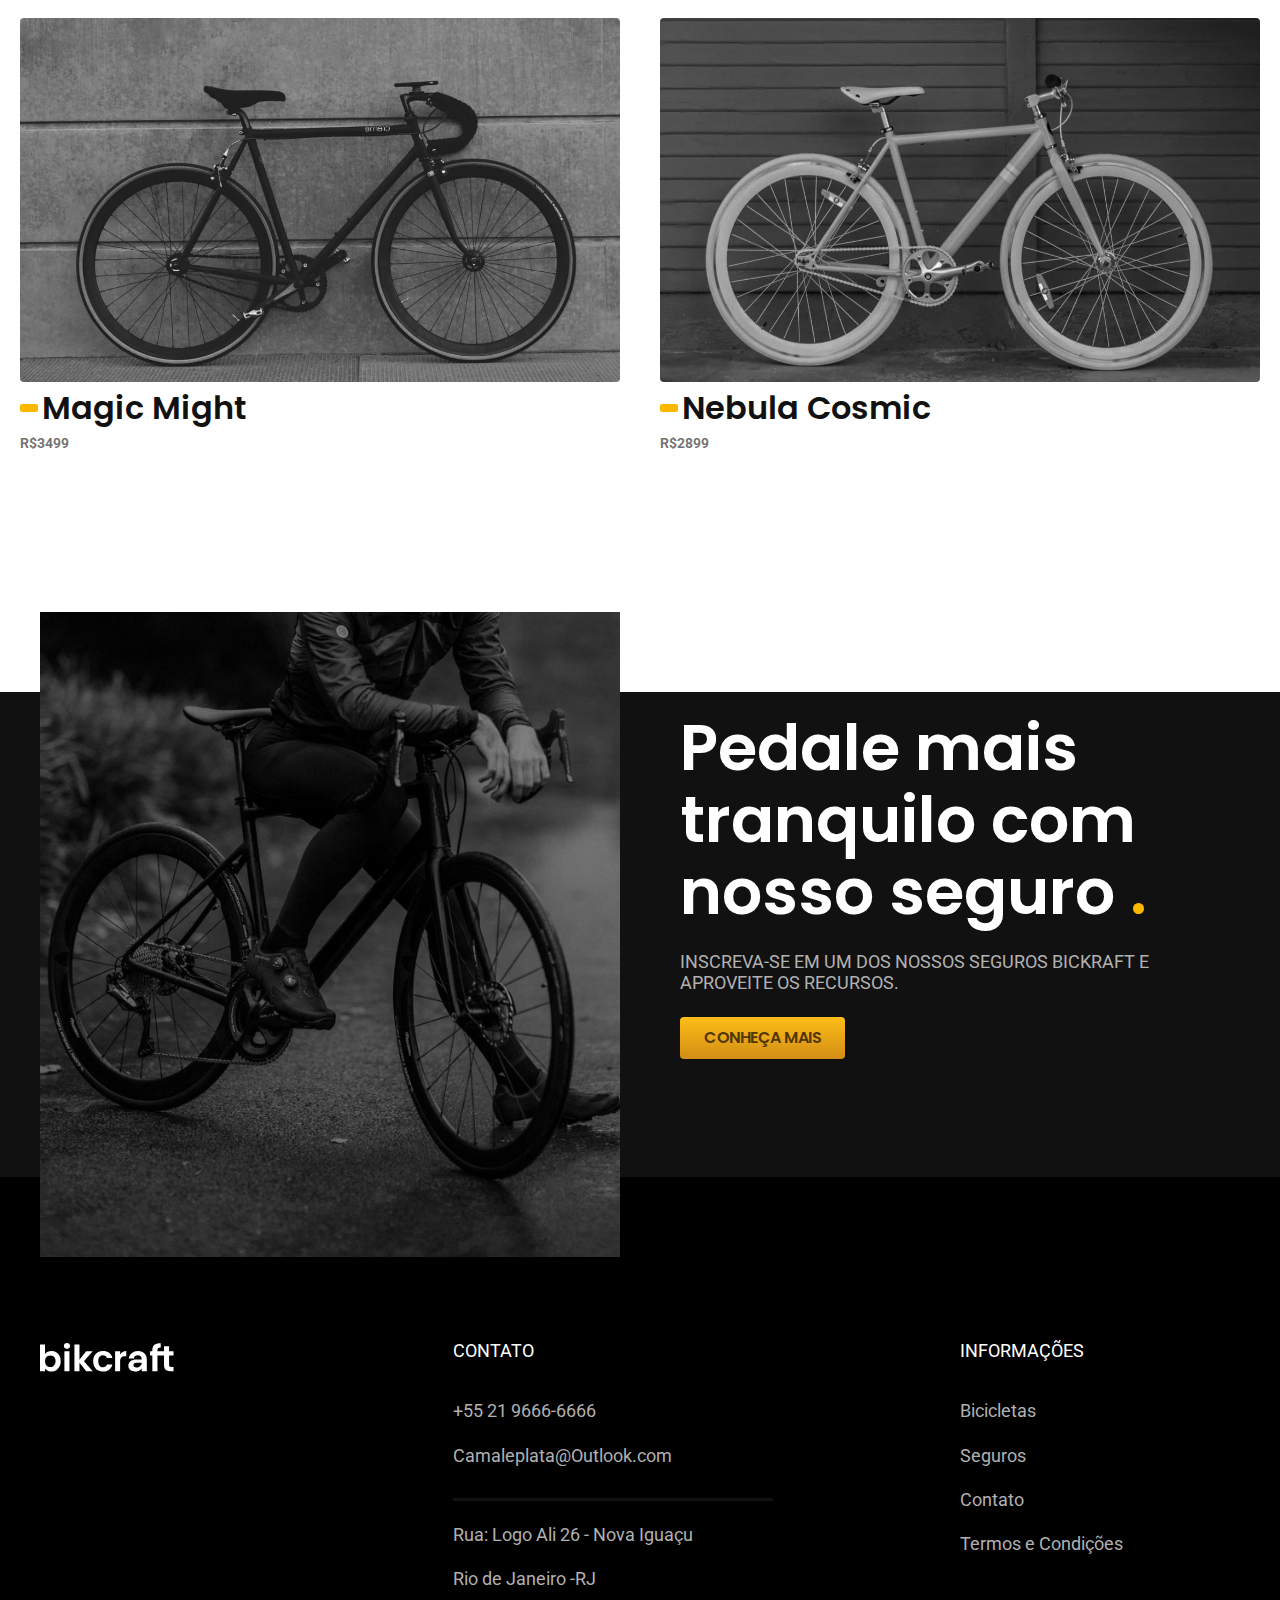
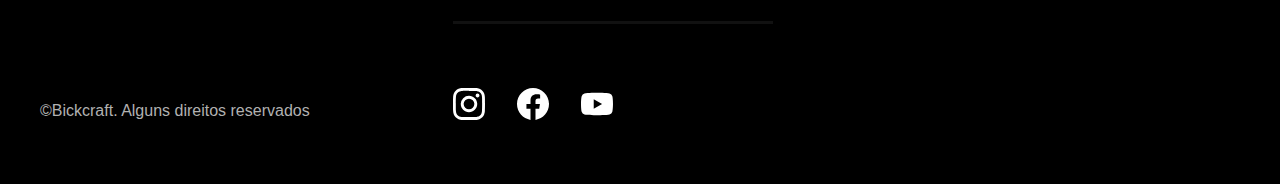
<file: bike-nimbus.html>
<!DOCTYPE html>
<html lang="pt-br">

<head>
  <meta charset="UTF-8">
  <meta http-equiv="X-UA-Compatible" content="IE=edge">
  <meta name="discription" content="Quando iniciamos a Bikcraft queriamos apenas um produto que adoraríamos utilizar. Eramos apaixonados por pedalar e também fazer.">
  <meta name="viewport" content="widdh=device-widdh, initial-scale=1.0">
  <title> Nimbus | Bikcraft</title>
  <link rel="icon" href="./favicon.svg" type="image/svg+xml">
  <link rel="preload" href="./css/style.css " as="style">
  <link rel="stylesheet" href="./css/style.css ">
  <link rel="preconnect" href="https://fonts.googleapis.com">
  <link rel="preconnect" href="https://fonts.gstatic.com" crossorigin>
  <link href="https://fonts.googleapis.com/css2?family=Merriweather:ital,wght@1,900&family=Poppins:wght@400;600&family=Roboto:wght@400;500&display=swap" rel="stylesheet">
</head>

<body>
  <header class="header-bg">
    <div class="header conteiner">
      <a href="./"><img src="./img/bikcraft.svg" alt="Bickcraft" width="136" height="32"></a>
      <nav aria-label="primaria">
        <ul class="header-menu">
          <li><a href="bicicletas.html">Bicicletas</a></li>
          <li><a href="seguros.html">Seguros</a></li>
          <li><a href="contato.html">Contato</a></li>
      </nav>
    </div>
  </header>

  <main id="no-margin-botton" class="titulo-bg">
    <h3 class="font-2-mu cor-6 conteiner">R$ 4999</h3>
    <h1 class="font-1-ggb cor-0 conteiner">Nimbus Stark<span class="cor-p1">.</span></h1>
  </main>

  <div class="bg bac-11">
    <div class="bike conteiner">
      <div class="bike-imagens">
        <img src="./img/bicicleta/nimbus1.jpg" alt="Nimbus" width="1120" height="880">
        <img src="./img/bicicleta/nimbus2.jpg" alt="Nebula" width="1120" height="880">
        <img src="./img/bicicleta/nimbus3.jpg" alt="Magic" width="1120" height="880">
      </div>
      <div class="bike-conteudo">
        <p class="font-2-m cor-6">A Nimbus Stark é a melhor Bikcraft já criada pela nossa equipe. Ela vem equipada com os melhores acessórios, o que garante maior velocidade.</p>
        <div class="comprar">

          <a href="./orçamento.html?tipo=bikcraft&bike=nimbus" class="botao">comprar agora</a>
          <ul>
            <li class="font-2-pp cor-4"><img src="./img/icones/entrega.svg" width="16" height="16">entrega em 5 dias</li>
            <li class="font-2-pp cor-4"><img src="./img/icones/estoque.svg" width="16" height="16">18 em estoque</li>
          </ul>

        </div>


        <h3 class="cor-8 font-2-mu">informações</h3>

        <ul class="info">
          <li class="font-2-p cor-6"> <img src="./img/icones/eletrica.svg" width="32" height="32">
            <h3 class="font-1-mb cor-0">Reparo Elétrico</h3>
            <p class="font-2-p cor-6">Garantimos o reparo completo do seu motor em caso de falhas. Sabemos que falhas são raras, mas estamos aqui para caso ocorra.</p>
          </li>

          <li class="font-2-p cor-6"> <img src="./img/icones/rastreador.svg" width="32" height="32">
            <h3 class="font-1-mb cor-0">Rastreador</h3>
            <p class="font-2-p cor-6">Rastreadores e sistemas anti-furto para garantir o seu sossego.</p>
          </li>

          <li class="font-2-p cor-6"> <img src="./img/icones/velocidade.svg" width="32" height="32">
            <h3 class="font-1-mb cor-0">40 Km/h</h3>
            <p class="font-2-p cor-6">Permite você viajar distâncias inimaginaveis com a sua bike.

            </p>
          </li>

          <li class="font-2-p cor-6"> <img src="./img/icones/carbono.svg" width="32" height="32">
            <h3 class="font-1-mb cor-0">Fibra de Carbono</h3>
            <p class="font-2-p cor-6">Maior proteção possível para a sua Bikcraft com fibra de carbono.</p>
          </li>
        </ul>

        <h3 class="cor-8 font-2-mu">ficha técinca</h3>

        <ul class="ficha">
          <li class="cor-8 font-2-pp">Peso <span class="cor-3">9kg</span></li>
          <li class="cor-8 font-2-pp">Altura <span class="cor-3">60cm</span></li>
          <li class="cor-8 font-2-pp">Largura <span class="cor-3">120cm</span></li>
          <li class="cor-8 font-2-pp">Profundidade <span class="cor-3">10cm</span></li>
          <li class="cor-8 font-2-pp">Marcha <span class="cor-3">16</span></li>
          <li class="cor-8 font-2-pp">Roda <span class="cor-3">29</span></li>

        </ul>
      </div>
    </div>

  </div>
  <article class="bicicletas-lista">
    <h1 class="font-1-ggb cor-8 conteiner">escolha a sua<span class="cor-p1">.</span></h1>
    <ul>
      <a href="./bike-Magic.html">
        <li>
          <img src="./img/bicicletas/magic.jpg" alt="" width="1120" height="880">
          <h3 class="font-1-gb cor-11">Magic Might</h3>
          <span class="font-2-ppb cor-8">R$3499</span>
        </li>
      </a>

      <a href="./bike-Nebula.html">
        <li>
          <img src="./img/bicicletas/nebula.jpg" alt="" width="1120" height="880">
          <h3 class="font-1-gb cor-11">Nebula Cosmic</h3>
          <span class="font-2-ppb cor-8">R$2899</span>
        </li>
      </a>
    </ul>
  </article>
  <article class="bicicleta-seguro-bg">
    <div class="bicicleta-seguro conteiner">
      <div class="bicicleta-seguro-imagem"><img src="./img/fotos/seguros.jpg" alt="Pessoa em uma bicicleta" width="1360" height="1512"></div>
      <div class="bicicleta-seguro-conteudo">
        <h1 class="font-1-ggb cor-0">Pedale mais tranquilo com nosso seguro <span class="cor-p1">.</span></h1>
        <h3 class="cor-6 font-2-pu">Inscreva-se em um dos nossos seguros Bickraft e aproveite os recursos. </h3>
        <a href="./seguros.html" class="botao">conheça mais</a>
      </div>
    </div>


  </article>




  <footer class="cor-6 footer-bg">
    <div class="conteiner footer-conteudo">
      <img src="./img/bikcraft.svg" alt="Bickcraft" width="136" height="32">
      <ul class="font-2-p contato">
        <span class="font-2-ppu cor-0">contato</span>
        <li><a href="tel:+552196666666">+55 21 9666-6666</a></li>
        <li><a href="mailtoCamaleplata@Outlook.com">Camaleplata@Outlook.com</a> </li>
        <li>Rua: Logo Ali 26 - Nova Iguaçu</li>
        <li>Rio de Janeiro -RJ</li>
      </ul>
      <ul class="font-2-p informações">
        <span class="font-2-ppu cor-0">informações</span>
        <a href="./bicicletas.html">
          <li>Bicicletas</li>
        </a>
        <a href="./seguros.html">
          <li>Seguros</li>
        </a>
        <a href="./contato.html">
          <li>Contato</li>
        </a>
        <a href="./termos.html">
          <li>Termos e Condições</li>
        </a>
      </ul>

      <div class="redes">
        <a href=""><img src="./img/redes/instagram.svg" alt="instagram" width="32" height="32"></a>
        <a href=""><img src="./img/redes/facebook.svg" alt="facebook" width="32" height="32"></a>
        <a href=""><img src="./img/redes/youtube.svg" alt="youtube" width="32" height="32"> </a>
      </div>
      <p>&copy;Bickcraft. Alguns direitos reservados</p>
    </div>
  </footer>
  <script src="./js/script.js"></script>
</body>

</html>
</file>
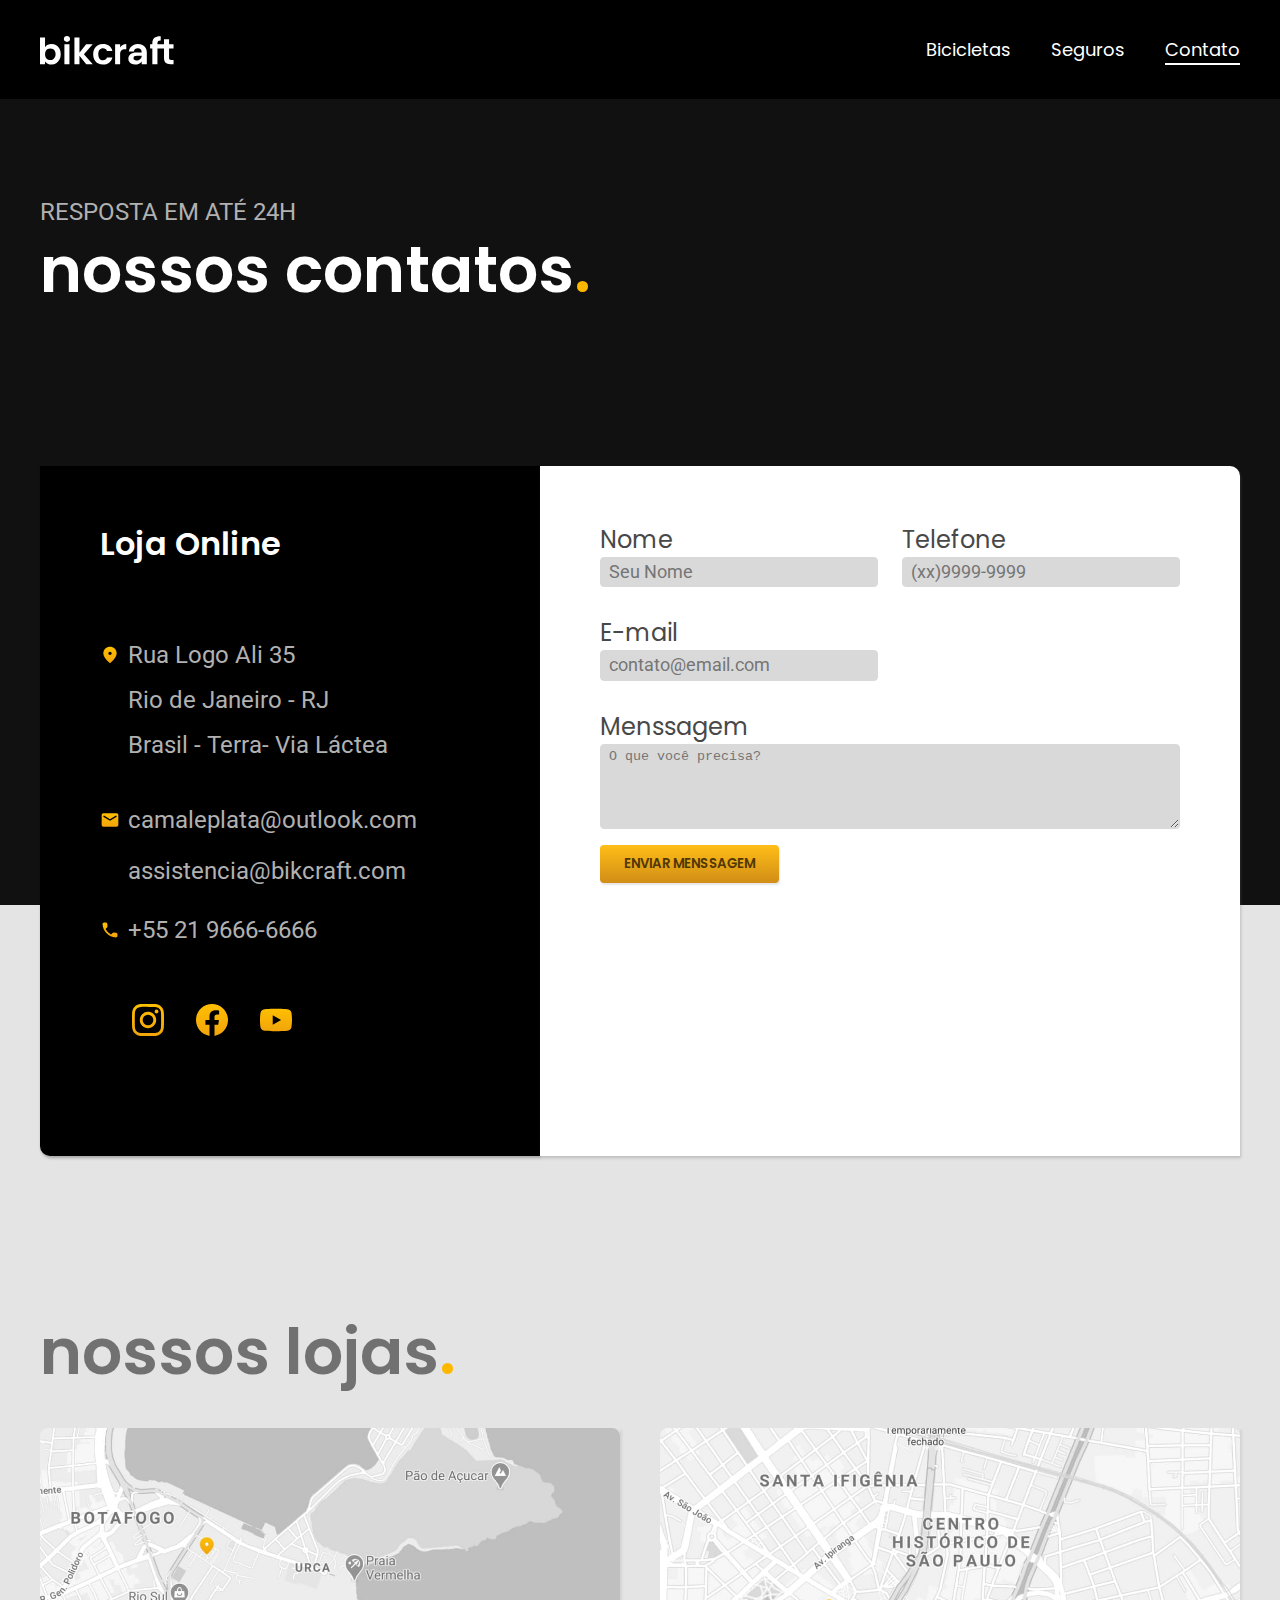
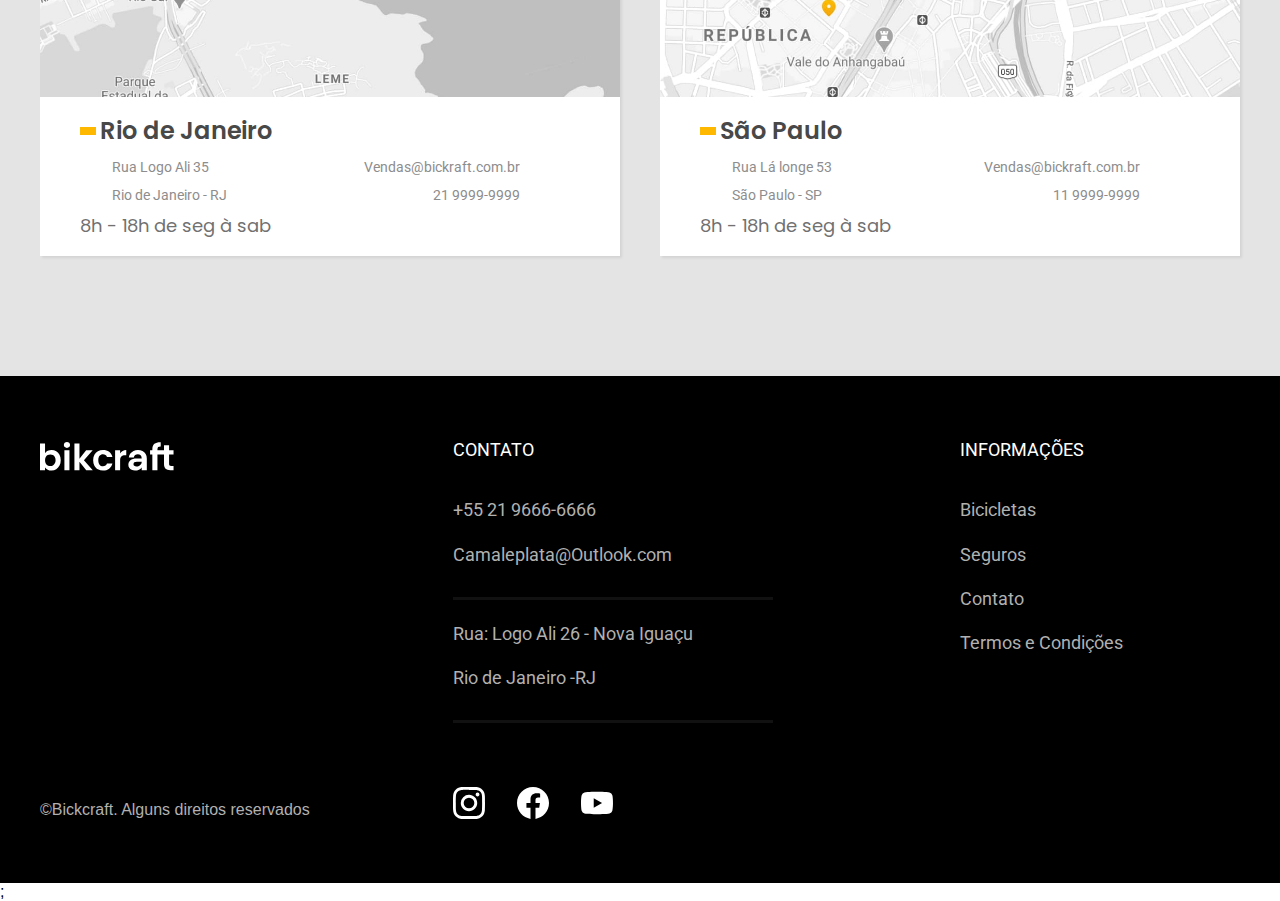
<file: contato.html>
<!DOCTYPE html>
<html lang="pt-br">

<head>
  <meta charset="UTF-8">
  <meta http-equiv="X-UA-Compatible" content="IE=edge">
  <meta name="discription" content="Quando iniciamos a Bikcraft queriamos apenas um produto que adoraríamos utilizar. Eramos apaixonados por pedalar e também fazer.">
  <meta name="viewport" content="width=device-width, initial-scale=1.0">
  <title>Contato | Bikcraft </title>
  <link rel="icon" href="./favicon.svg" type="image/svg+xml">
  <link rel="preload" href="./css/style.css " as="style">
  <link rel="stylesheet" href="./css/style.css ">
  <link href="https://fonts.googleapis.com/css2?family=Merriweather:ital,wght@1,900&family=Poppins:wght@400;600&family=Roboto:wght@400;500&display=swap" rel="stylesheet">
  <script>document.documentElement.classList.add('js')</script>
</head>

<body>
  <header class="header-bg">
    <div class="header conteiner">
      <a href="./"><img src="./img/bikcraft.svg" alt="Bickcraft" width="136" height="32"></a>
      <nav aria-label="primaria">
        <ul class="header-menu">
          <li><a href="bicicletas.html">Bicicletas</a></li>
          <li><a href="seguros.html">Seguros</a></li>
          <li><a href="contato.html">Contato</a></li>
      </nav>
    </div>
  </header>
  <main>
    <div id="no-margin-botton" class="titulo-bg">
      <div class="titulo-conteudo conteiner">
        <h3 class="font-2-mu cor-6 fadeInLeft" data-anime="300">resposta em até 24h<h3>
            <h1 class="font-1-ggb cor-0 fadeInRight" data-anime="500">nossos contatos<span class="cor-p1">.</span></h1>
      </div>
    </div>
  </main>

  <section class="contato-bg bac-11">
    <div class="contatos conteiner fadeInUp" data-anime="700">
      <div class="contatos-conteudo bac-12">
        <h3 class="font-1-gb cor-0">Loja Online</h3>
        <div class="contato-local">
          <p class="font-2-m cor-6">Rua Logo Ali 35</p>
          <p class="font-2-m cor-6">Rio de Janeiro - RJ</p>
          <p class="font-2-m cor-6">Brasil - Terra- Via Láctea</p>
        </div>
        <div class="contato-emails">
          <a href="mailto:camaleplata@outlook.com" class="font-2-m cor-6">camaleplata@outlook.com</a>
          <a href="mailto:assistencia@bikcraft.com" class="font-2-m cor-6">assistencia@bikcraft.com</a>
          <a href="tel:+552196666666" class="font-2-m cor-6">+55 21 9666-6666</a>
        </div>
        <div class="redes redes-2">
          <a href=""><img src="./img/redes/instagram-p.svg" alt="instagram" width="32" height="32"></a>
          <a href=""><img src="./img/redes/facebook-p.svg" alt="facebook" width="32" height="32"></a>
          <a href=""><img src="./img/redes/youtube-p.svg" alt="youtube" width="32" height="32"> </a>
        </div>
      </div>
      <form class="form bac-0" action="/contato.html">
        <div>
          <label class="cor-9 font-1-m" for="nome">Nome</label><br>
          <input class="font-2-p" type="text" id="nome" name="nome" placeholder="Seu Nome">
        </div>

        <div>
          <label class="cor-9 font-1-m" for="telefone">Telefone</label><br>
          <input class="font-2-p" type="text" id="telefone" name="telefone" placeholder="(xx)9999-9999">
        </div>

        <div>
          <label class="cor-9 font-1-m" for="email">E-mail</label><br>
          <input class="font-2-p" type="text" id="email" name="email" placeholder="contato@email.com">
        </div>

        <div class="span-2">
          <label class="cor-9 font-1-m" for="menssagem">Menssagem</label><br>
          <textarea name="menssagem" id="menssagem" rows="5" placeholder="O que você precisa?"></textarea>
        </div>

        <button class="botao span-2">Enviar Menssagem</button>


      </form>
    </div>


    <div class="conteiner lojas">
      <h1 class="font-1-ggb cor-8 span-2">nossos lojas<span class="cor-p1">.</span></h1>

      <div class="loja-rio">
        <div class="mapa-rio">
          <img src="./img/lojas/rj.jpg" alt="Mapa da loja do Rio" width="1120" height="520">
        </div>
        <div class="loja-rio-contudo">
          <h3 class="cor-9 font-1-mb">Rio de Janeiro</h3>
          <div class="loja-enderecos">
            <p class="font-2-pp cor-6">Rua Logo Ali 35 <span>Vendas@bickraft.com.br</span></p>
            <p class="font-2-pp cor-6">Rio de Janeiro - RJ <span>21 9999-9999</span></p>
          </div>
          <span class="font-1-p cor-8">8h - 18h de seg à sab</span>

        </div>
      </div>


      <div class="loja-sp">
        <div class="mapa-sp">
          <img src="./img/lojas/sp.jpg" alt="Mapa da loja do Rio" width="1120" height="520">
        </div>
        <div class="loja-sp-contudo">
          <h3 class="cor-9 font-1-mb">São Paulo</h3>
          <div class="loja-enderecos">
            <p class="font-2-pp cor-6">Rua Lá longe 53 <span>Vendas@bickraft.com.br</span></p>
            <p class="font-2-pp cor-6">São Paulo - SP <span>11 9999-9999</span></p>
          </div>
          <span class="font-1-p cor-8">8h - 18h de seg à sab</span>
        </div>
      </div>
    </div>
  </section>
  <footer class="cor-6 footer-bg">
    <div class="conteiner footer-conteudo">
      <img src="./img/bikcraft.svg" alt="Bickcraft" width="136" height="32">
      <ul class="font-2-p contato">
        <span class="font-2-ppu cor-0">contato</span>
        <li><a href="tel:+552196666666">+55 21 9666-6666</a></li>
        <li><a href="mailtoCamaleplata@Outlook.com">Camaleplata@Outlook.com</a> </li>
        <li>Rua: Logo Ali 26 - Nova Iguaçu</li>
        <li>Rio de Janeiro -RJ</li>
      </ul>
      <ul class="font-2-p informações">
        <span class="font-2-ppu cor-0">informações</span>
        <a href="./bicicletas.html">
          <li>Bicicletas</li>
        </a>
        <a href="./seguros.html">
          <li>Seguros</li>
        </a>
        <a href="./contato.html">
          <li>Contato</li>
        </a>
        <a href="./termos.html">
          <li>Termos e Condições</li>
        </a>
      </ul>

      <div class="redes">
        <a href=""><img src="./img/redes/instagram.svg" alt="instagram" width="32" height="32"></a>
        <a href=""><img src="./img/redes/facebook.svg" alt="facebook" width="32" height="32"></a>
        <a href=""><img src="./img/redes/youtube.svg" alt="youtube" width="32" height="32"> </a>
      </div>
      <p>&copy;Bickcraft. Alguns direitos reservados</p>
    </div>
  </footer>
  <script src="./js/plugins/simple-anime.js"></script>;
  <script src="./js/script.js"></script>
</body>

</html>
</file>
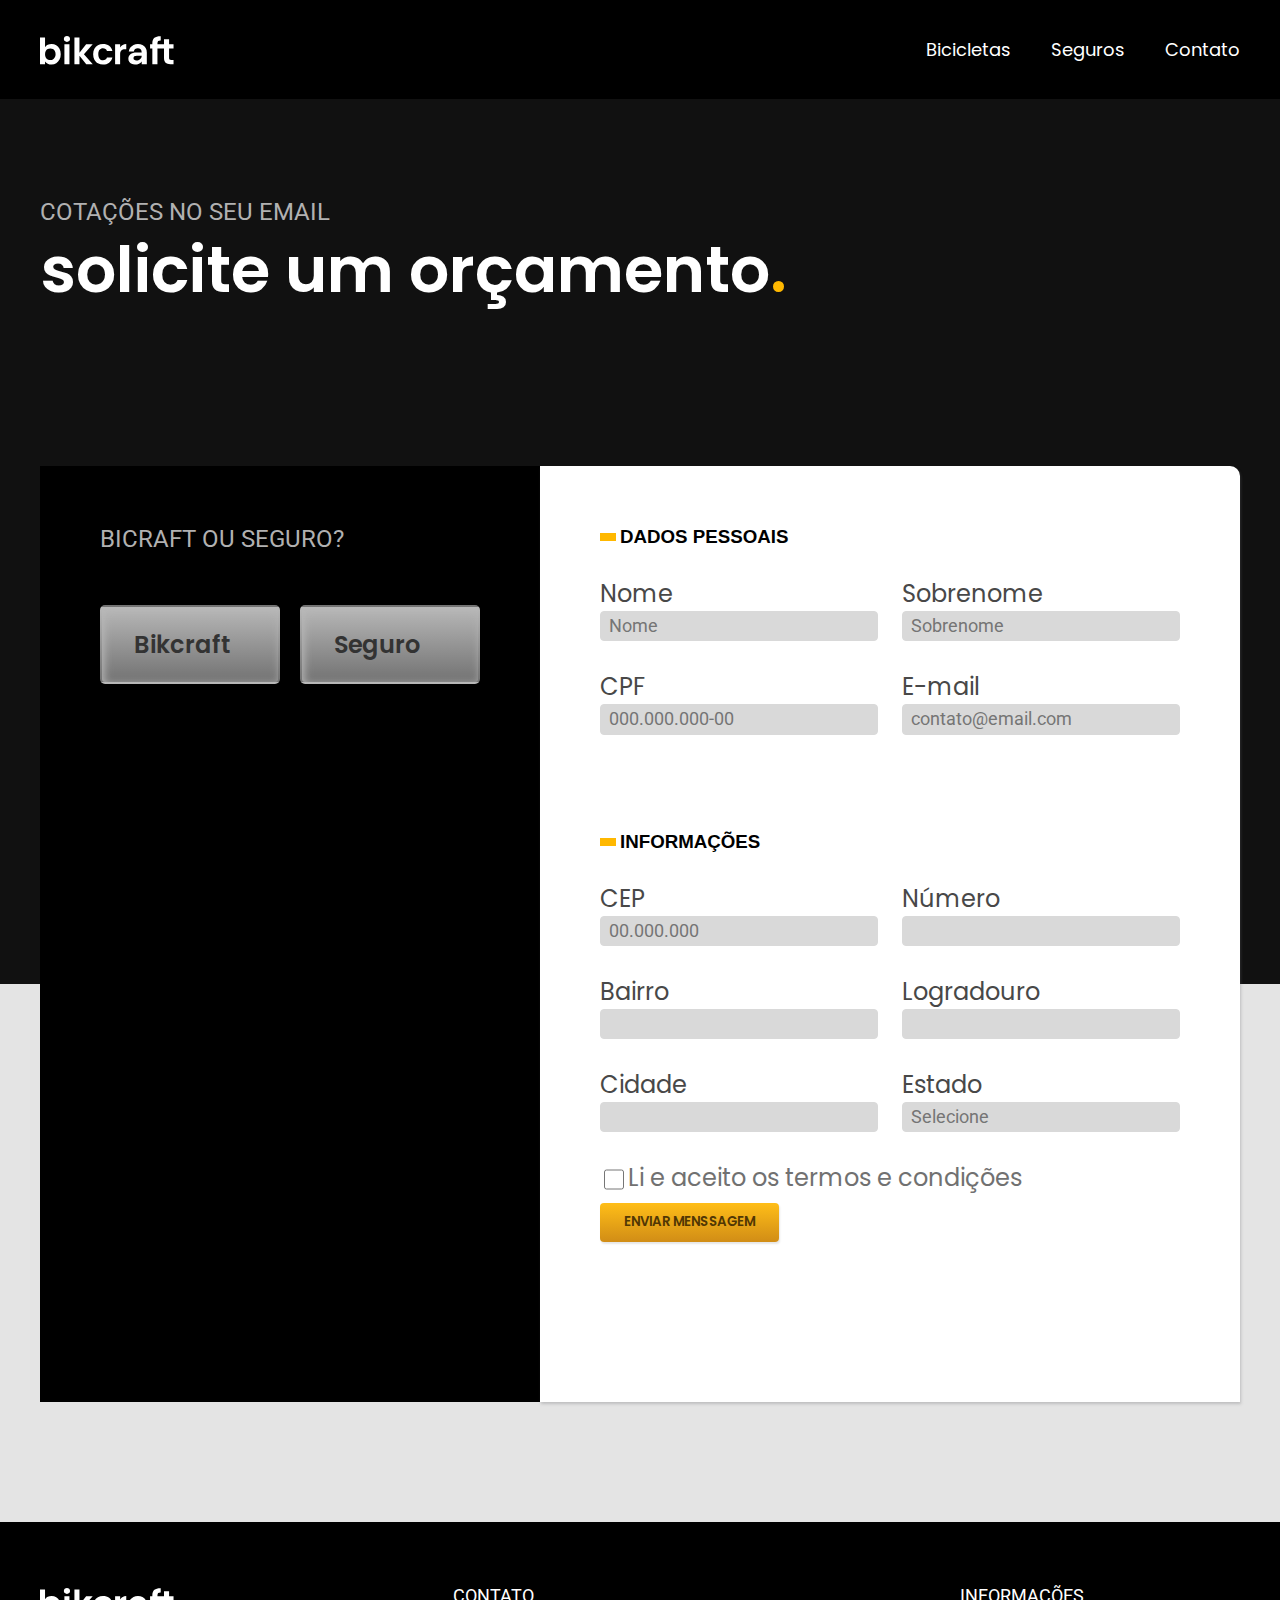
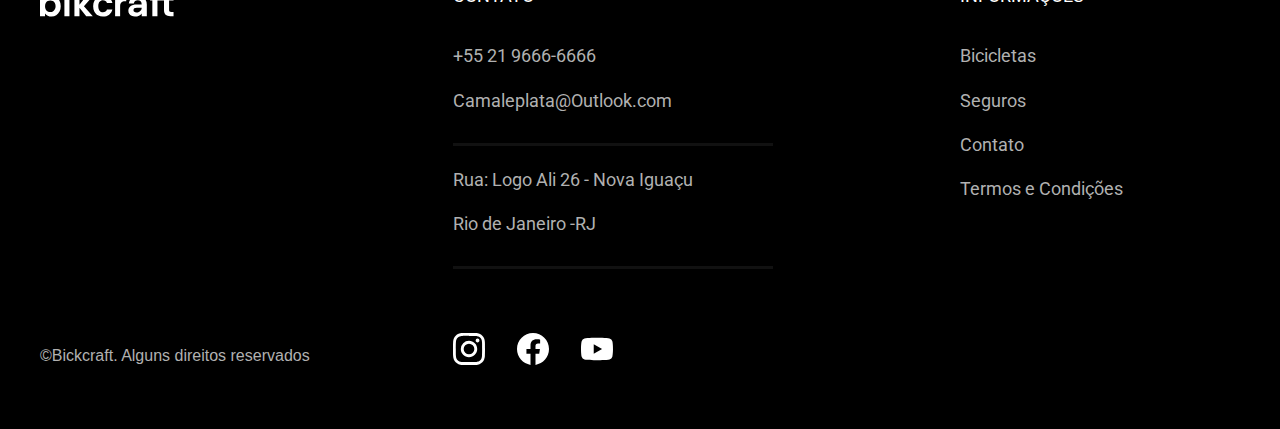
<file: orçamento.html>
<!DOCTYPE html>
<html lang="pt-br">

<head>
  <meta charset="UTF-8">
  <meta http-equiv="X-UA-Compatible" content="IE=edge">
  <meta name="discription" content="Quando iniciamos a Bikcraft queriamos apenas um produto que adoraríamos utilizar. Eramos apaixonados por pedalar e também fazer.">
  <meta name="viewport" content="width=device-width, initial-scale=1.0">
  <title>Orçamento | Bikcraft </title>
  <link rel="icon" href="./favicon.svg" type="image/svg+xml">
  <link rel="preload" href="./css/style.css " as="style">
  <link rel="stylesheet" href="./css/style.css ">
  <link rel="preconnect" href="https://fonts.googleapis.com">
  <link rel="preconnect" href="https://fonts.gstatic.com" crossorigin>
  <link href="https://fonts.googleapis.com/css2?family=Merriweather:ital,wght@1,900&family=Poppins:wght@400;600&family=Roboto:wght@400;500&display=swap" rel="stylesheet">
</head>

<body>
  <header class="header-bg">
    <div class="header conteiner">
      <a href="./"><img src="./img/bikcraft.svg" alt="Bickcraft" width="136" height="32"></a>
      <nav aria-label="primaria">
        <ul class="header-menu">
          <li><a href="bicicletas.html">Bicicletas</a></li>
          <li><a href="seguros.html">Seguros</a></li>
          <li><a href="contato.html">Contato</a></li>
      </nav>
    </div>
  </header>
  <main>
    <div id="no-margin-botton" class="titulo-bg">
      <div class="titulo-conteudo conteiner">
        <h3 class="font-2-mu cor-6">cotações no seu email<h3>
            <h1 class="font-1-ggb cor-0">solicite um orçamento<span class="cor-p1">.</span></h1>
      </div>
    </div>
  </main>

  <section class="contato-bg orcamento">
    <div class="orcamento conteiner contatos">
      <div class="orcamento-conteudo bac-12">

        <h3 class="cor-6 font-2-mu mb-32 span-2">Bicraft ou Seguro?</h3>

        <input type="radio" name="tipo" value="bikcraft" id="bikcraft">
        <label id="bikcraft-lb" class="botao-2 font-1-mb" for="bikcraft">Bikcraft</label>

        <input type="radio" name="tipo" value="seguro" id="seguro">
        <label id="seguro-lb" class="botao-2 font-1-mb" for="seguro">Seguro</label>

        <div class="tipo-conteudo cor-0 mb-24 span-2" id="tipo-bikcraft">
          <h3 class="cor-6 font-2-mu mb-32 span-2">escolha a sua</h3>


          <input type="radio" name="bike" value="nimbus" id="nimbus">
          <label class="botao-2 font-1-mb" for="nimbus">Nimbus Stark<span>R$4999</span></label>

          <input type="radio" name="bike" value="magic" id="magic">
          <label class="font-1-mb botao-2" for="magic">Magic Migth<span>R$3999</span></label>

          <input type="radio" name="bike" value="nebula" id="nebula">
          <label class="font-1-mb botao-2" for="nebula">Nebula Cosmic<span>R$2499</span></label>



          <div class="bike-orcamento" id="nimbus-sec">
            <h2 class="cor-8 font-1-m ">Nimbus Stark <span>R$4999</span></h2>
            <img src="./img/bicicleta/nimbus1.jpg" alt="" width="1120" height="880">
            <ul id="nimbus-ul">
              <li class="font-2-p cor-6"> <img src="./img/icones/eletrica.svg" width="32" height="32">
                <h3 class="font-1-pb cor-10">Reparo Elétrico</h3>
              </li>

              <li class="font-2-p cor-6"> <img src="./img/icones/rastreador.svg" width="32" height="32">
                <h3 class="font-1-pb cor-10">Rastreador</h3>
              </li>

              <li class="font-2-p cor-6"> <img src="./img/icones/velocidade.svg" width="32" height="32">
                <h3 class="font-1-pb cor-10">50 Km/h</h3>
              </li>

              <li class="font-2-p cor-6"> <img src="./img/icones/carbono.svg" width="32" height="32">
                <h3 class="font-1-pb cor-10">Fibra de Carbono</h3>
              </li>
            </ul>
          </div>

          <div class="bike-orcamento" id="nebula-sec">
            <h2 class="cor-8 font-1-m ">Nebula Cosmic <span>R$2499</span></h2>
            <img src="./img/bicicleta/nimbus3.jpg" alt="" width="1120" height="880">
            <ul id="nimbus-ul">
              <li class="font-2-p cor-6"> <img src="./img/icones/eletrica.svg" width="32" height="32">
                <h3 class="font-1-pb cor-10">Reparo Elétrico</h3>
              </li>

              <li class="font-2-p cor-6"> <img src="./img/icones/rastreador.svg" width="32" height="32">
                <h3 class="font-1-pb cor-10">Rastreador</h3>
              </li>

              <li class="font-2-p cor-6"> <img src="./img/icones/velocidade.svg" width="32" height="32">
                <h3 class="font-1-pb cor-10">30 Km/h</h3>
              </li>

              <li class="font-2-p cor-6"> <img src="./img/icones/carbono.svg" width="32" height="32">
                <h3 class="font-1-pb cor-10">Fibra de Carbono</h3>
              </li>
            </ul>
          </div>

          <div class="bike-orcamento" id="magic-sec">
            <h2 class="cor-8 font-1-m ">Magic Migrh <span>R$3999</span></h2>
            <img src="./img/bicicleta/nimbus2.jpg" alt="">
            <ul id="nimbus-ul">
              <li class="font-2-p cor-6"> <img src="./img/icones/eletrica.svg" width="32" height="32">
                <h3 class="font-1-pb cor-10">Reparo Elétrico</h3>
              </li>

              <li class="font-2-p cor-6"> <img src="./img/icones/rastreador.svg" width="32" height="32">
                <h3 class="font-1-pb cor-10">Rastreador</h3>
              </li>

              <li class="font-2-p cor-6"> <img src="./img/icones/velocidade.svg" width="32" height="32">
                <h3 class="font-1-pb cor-10">40 Km/h</h3>
              </li>

              <li class="font-2-p cor-6"> <img src="./img/icones/carbono.svg" width="32" height="32">
                <h3 class="font-1-pb cor-10">Fibra de Carbono</h3>
              </li>
            </ul>
          </div>


        </div>

        <div class="tipo-conteudo mb-24 span-2" id="tipo-seguro">
          <h3 class="cor-6 font-2-mu mb-32 span-2">escolha seu plano</h3>



          <input type="radio" name="plano" value=ouro id="ouro">
          <label class="botao-2 cor-p6 font-1-mb cor-p5" for="ouro">Ouro <span>R$399</span></label>

          <input type="radio" name="plano" value=prata id="prata">
          <label class="font-1-mb botao-2" for="prata">Prata <span>R$199</span></label>



          <ul class="seguros-lista-prata orcamento span-2" id="prata-ul">
            <h3 class="font-1-gbu cor-6 mb-16">prata<span>R$199</span></h3>
            <li class="font-2-p cor-6">Duas trocas por ano</li>
            <li class="font-2-p cor-6">Assistência técnica</li>
            <li class="font-2-p cor-6">Suporte 8h às 18h</li>
            <li class="font-2-p cor-6">Cobertura estadual</li>

          </ul>

          <ul class="seguros-lista-ouro orcamento span-2" id="ouro-ul">
            <h3 class="font-1-gbu cor-p1 mb-16">ouro <span>R$399</span></h3>
            <li class="font-2-p cor-6">Quatro trocas por ano</li>
            <li class="font-2-p cor-6">Assistência especial</li>
            <li class="font-2-p cor-6">Suporte 24h</li>
            <li class="font-2-p cor-6">Cobertura nacional</li>
            <li class="font-2-p cor-6">Descontos em parceiros</li>
            <li class="font-2-p cor-6">Acesso ao clube Bikcraft</li>
          </ul>

        </div>


      </div>
      <form class="form orcamento bac-0" action="/contato.html">

        <h3 class="span-2 font-2-pbu">DADOS PESSOAIS</h3>

        <div>
          <label class="cor-9 font-1-m" for="nome">Nome</label><br>
          <input class="font-2-p" type="text" id="nome" name="nome" placeholder="Nome">
        </div>

        <div>
          <label class="cor-9 font-1-m" for="sobrenome">Sobrenome</label><br>
          <input class="font-2-p" type="text" id="sobrenome" name="sobrenome" placeholder="Sobrenome">
        </div>

        <div>
          <label class="cor-9 font-1-m" for="cpf">CPF</label><br>
          <input class="font-2-p" type="text" id="cpf" name="cpf" placeholder="000.000.000-00">
        </div>

        <div>
          <label class="cor-9 font-1-m" for="email">E-mail</label><br>
          <input class="font-2-p" type="text" id="email" name="email" placeholder="contato@email.com">
        </div>

        <h3 class="span-2 font-2-pbu">INFORMAÇÕES</h3>

        <div>
          <label class="cor-9 font-1-m" for="cep">CEP</label>
          <input class="font-2-p" type="text" id="cep" name="cep" placeholder="00.000.000">
        </div>

        <div>
          <label class="cor-9 font-1-m" for="numero">Número</label>
          <input class="font-2-p" type="text" id="numero" name="numero">
        </div>

        <div>
          <label class="cor-9 font-1-m" for="bairro">Bairro</label>
          <input class="font-2-p" type="text" id="bairro" name="bairro">
        </div>

        <div>
          <label class="cor-9 font-1-m" for="logradouro">Logradouro</label>
          <input class="font-2-p" type="text" id="logradouro" name="logradouro">
        </div>

        <div>
          <label class="cor-9 font-1-m" for="cidade">Cidade</label>
          <input class="font-2-p" type="text" id="cidade" name="cidade">
        </div>

        <div>
          <label class="cor-9 font-1-m" for="estado">Estado</label>
          <input class="font-2-p" type="text" id="estado" name="estado" placeholder="Selecione">
        </div>
        <div class="form-termos span-2">
          <input type="checkbox" name="termos" id="termos">
          <label class="font-1-m cor-8" for="termos">Li e aceito os termos e condições</label>
        </div>
        <button class="botao span-2">Enviar Menssagem</button>

      </form>
    </div>



  </section>

  <footer class="cor-6 footer-bg">
    <div class="conteiner footer-conteudo">
      <img src="./img/bikcraft.svg" alt="Bickcraft" width="136" height="32">
      <ul class="font-2-p contato">
        <span class="font-2-ppu cor-0">contato</span>
        <li><a href="tel:+552196666666">+55 21 9666-6666</a></li>
        <li><a href="mailtoCamaleplata@Outlook.com">Camaleplata@Outlook.com</a> </li>
        <li>Rua: Logo Ali 26 - Nova Iguaçu</li>
        <li>Rio de Janeiro -RJ</li>
      </ul>
      <ul class="font-2-p informações">
        <span class="font-2-ppu cor-0">informações</span>
        <a href="./bicicletas.html">
          <li>Bicicletas</li>
        </a>
        <a href="./seguros.html">
          <li>Seguros</li>
        </a>
        <a href="./contato.html">
          <li>Contato</li>
        </a>
        <a href="./termos.html">
          <li>Termos e Condições</li>
        </a>
      </ul>

      <div class="redes">
        <a href=""><img src="./img/redes/instagram.svg" alt="instagram" width="32" height="32"></a>
        <a href=""><img src="./img/redes/facebook.svg" alt="facebook" width="32" height="32"></a>
        <a href=""><img src="./img/redes/youtube.svg" alt="youtube" width="32" height="32"> </a>
      </div>
      <p>&copy;Bickcraft. Alguns direitos reservados</p>
    </div>
  </footer>
  <script src="./js/script.js"></script>
</body>

</html>
</file>
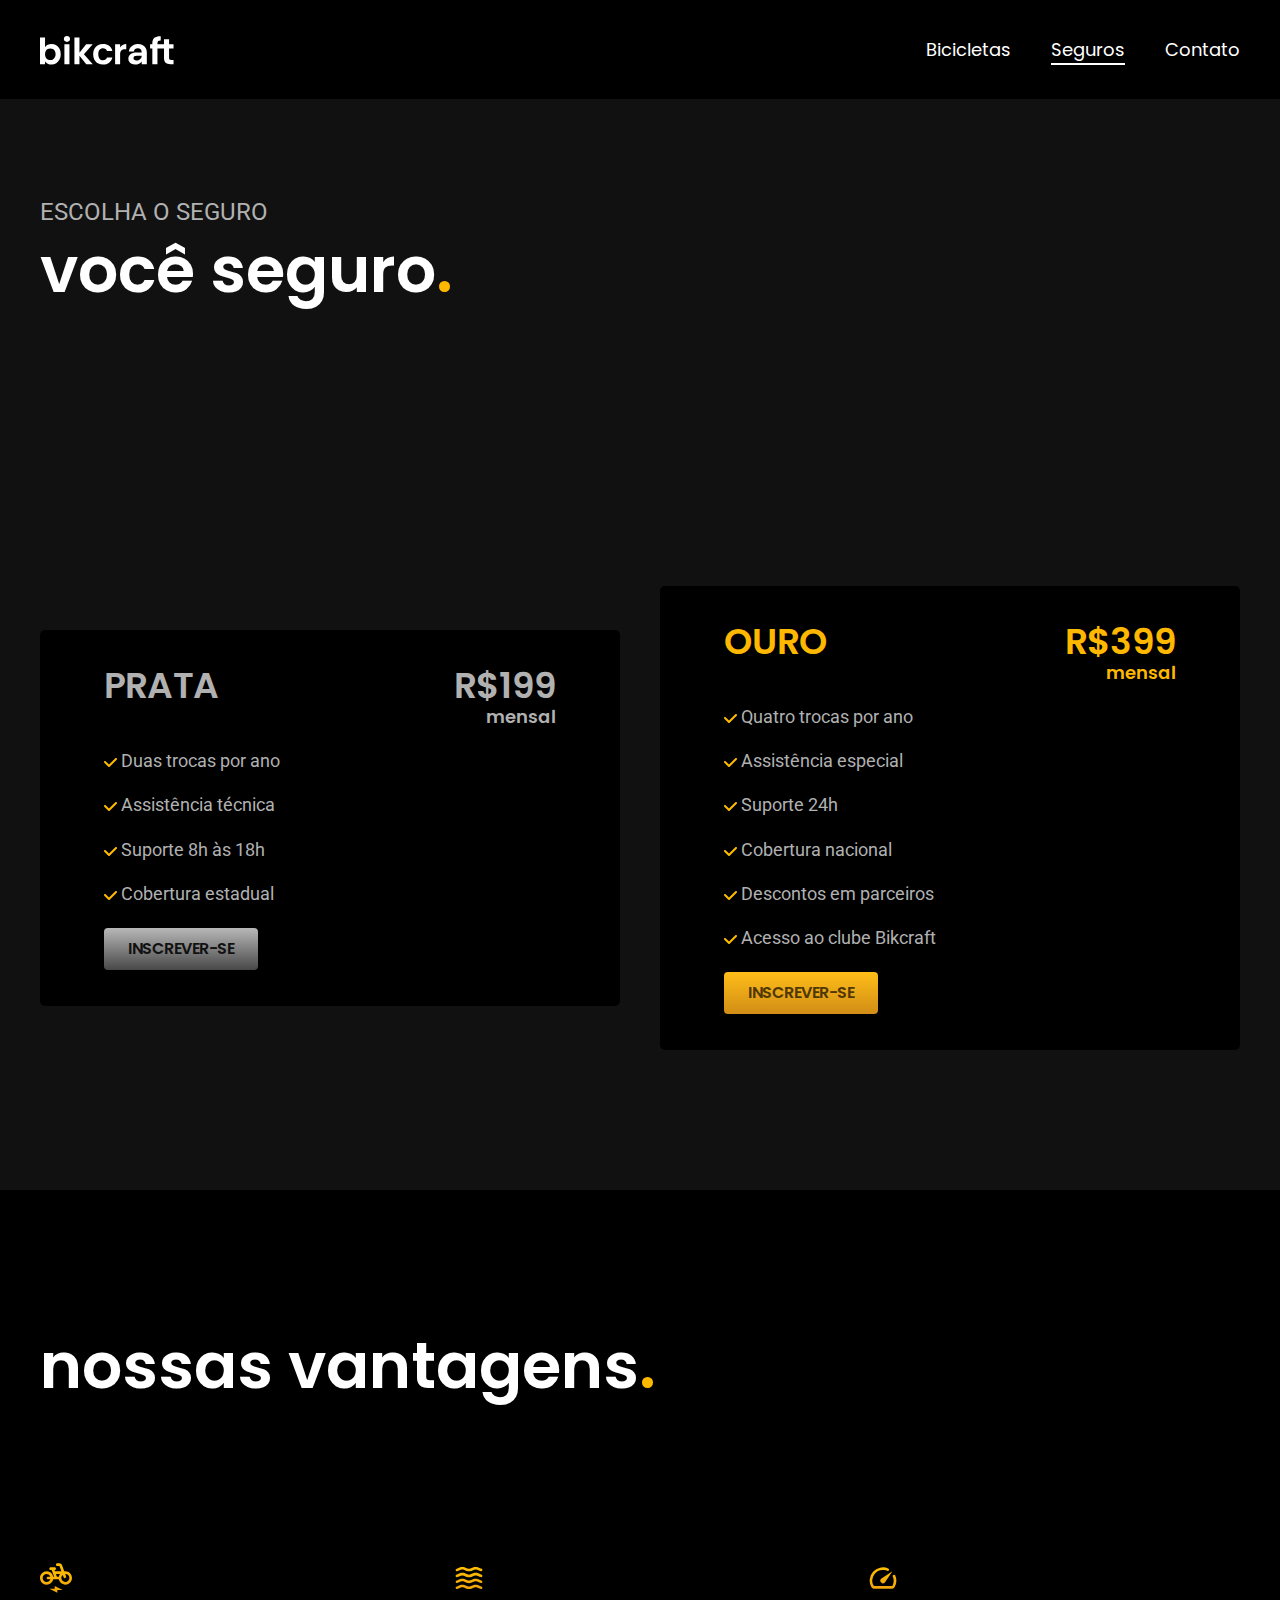
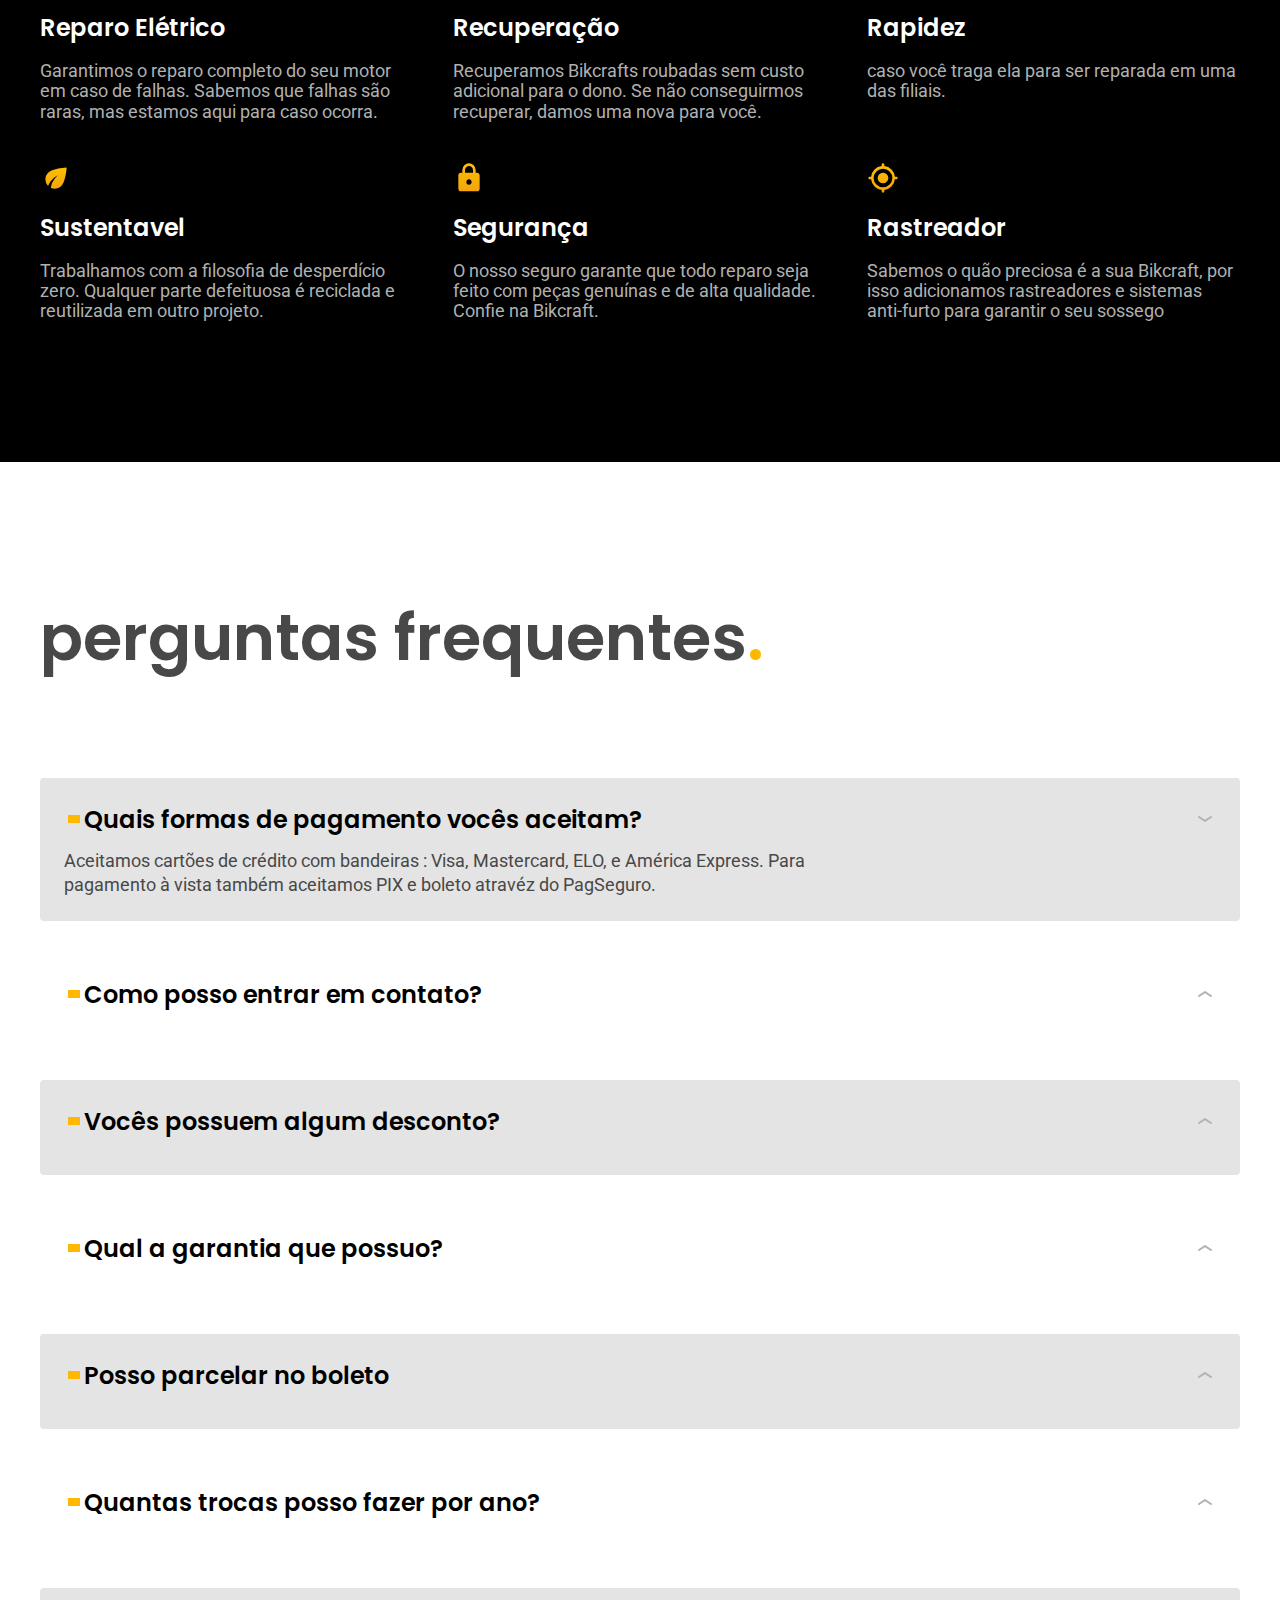
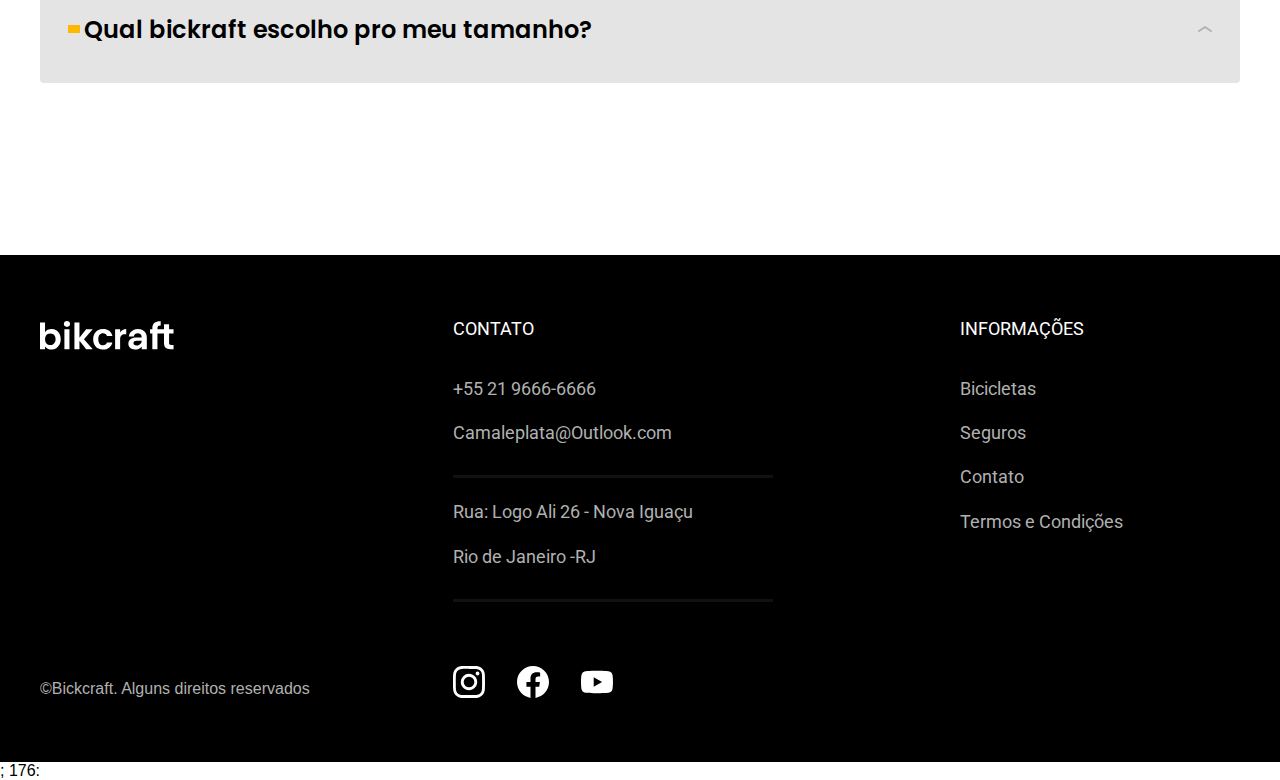
<file: seguros.html>
<!DOCTYPE html>
<html lang="pt-br">

<head>
  <meta charset="UTF-8">
  <meta http-equiv="X-UA-Compatible" content="IE=edge">
  <meta name="discription" content="Quando iniciamos a Bikcraft queriamos apenas um produto que adoraríamos utilizar. Eramos apaixonados por pedalar e também fazer.">
  <meta name="viewport" content="widdh=device-widdh, initial-scale=1.0">
  <base href="./">
  <title> Seguros | Bikcraft</title>
  <link rel="icon" href="./favicon.svg" type="image/svg+xml">
  <link rel="preload" href="./css/style.css " as="style">
  <link rel="stylesheet" href="./css/style.css ">
  <link rel="preconnect" href="https://fonts.googleapis.com">
  <link rel="preconnect" href="https://fonts.gstatic.com" crossorigin>
  <link href="https://fonts.googleapis.com/css2?family=Merriweather:ital,wght@1,900&family=Poppins:wght@400;600&family=Roboto:wght@400;500&display=swap" rel="stylesheet">

  <script>document.documentElement.classList.add('js')</script>
</head>

<body>
  <header class="header-bg">
    <div class="header conteiner">
      <a href="./"><img src="./img/bikcraft.svg" alt="Bickcraft" width="136" height="32"></a>
      <nav aria-label="primaria">
        <ul class="header-menu">
          <li><a href="bicicletas.html">Bicicletas</a></li>
          <li><a href="seguros.html">Seguros</a></li>
          <li><a href="contato.html">Contato</a></li>
      </nav>
    </div>
  </header>

  <main>
    <div id="no-margin-botton" class="titulo-bg ">
      <div class="titulo-conteudo conteiner">
        <h3 class="font-2-mu cor-6">escolha o seguro</h3>
        <h1 class="font-1-ggb cor-0 fadeInUp" data-anime="300">você seguro<span class="cor-p1">.</span></h1>
      </div>
    </div>
  </main>

  <section>
    <section class="seguros-bg">
      <div class="conteiner seguros">
        <ul class="seguros-lista-prata fadeInLeft" data-anime="300">
          <h3 class="font-1-gbu cor-6">prata <span>R$199</span></h3>
          <li class="font-2-p cor-6">Duas trocas por ano</li>
          <li class="font-2-p cor-6">Assistência técnica</li>
          <li class="font-2-p cor-6">Suporte 8h às 18h</li>
          <li class="font-2-p cor-6">Cobertura estadual</li>
          <a href="./orçamento.html?tipo=seguro&plano=prata" id="btn-prata" class="botao">inscrever-se</a>
        </ul>
        <ul class="seguros-lista-ouro fadeInRight" data-anime="500">
          <h3 class="font-1-gbu cor-p1">ouro <span>R$399</span></h3>
          <li class="font-2-p cor-6">Quatro trocas por ano</li>
          <li class="font-2-p cor-6">Assistência especial</li>
          <li class="font-2-p cor-6">Suporte 24h</li>
          <li class="font-2-p cor-6">Cobertura nacional</li>
          <li class="font-2-p cor-6">Descontos em parceiros</li>
          <li class="font-2-p cor-6">Acesso ao clube Bikcraft</li>
          <a href="./orçamento.html?tipo=seguro&plano=ouro" class="botao">inscrever-se</a>
        </ul>
      </div>
    </section>

    <section class="vantagens-bg">
      <h1 class="font-1-ggb cor-0 conteiner">nossas vantagens<span class="cor-p1">.</span></h1>
      <ul class="conteiner vantagens-conteudo">
        <li class="font-2-p cor-6"> <img src="./img/icones/eletrica.svg" width="32" height="32">
          <h3 class="font-1-mb cor-0">Reparo Elétrico</h3>
          <p class="font-2-p cor-6">Garantimos o reparo completo do seu motor em caso de falhas. Sabemos que falhas são raras, mas estamos aqui para caso ocorra.</p>
        </li>

        <li class="font-2-p cor-6"> <img src="./img/icones/carbono.svg" width="32" height="32">
          <h3 class="font-1-mb cor-0">Recuperação </h3>
          <p class="font-2-p cor-6">Recuperamos Bikcrafts roubadas sem custo adicional para o dono. Se não conseguirmos recuperar, damos uma nova para você.</p>
        </li>

        <li class="font-2-p cor-6"> <img src="./img/icones/velocidade.svg" width="32" height="32">
          <h3 class="font-1-mb cor-0">Rapidez</h3>
          <p class="font-2-p cor-6"> caso você traga ela para ser reparada em uma das filiais.</p>
        </li>

        <li class="font-2-p cor-6"> <img src="./img/icones/sustentavel.svg" width="32" height="32">
          <h3 class="font-1-mb cor-0">Sustentavel</h3>
          <p class="font-2-p cor-6">Trabalhamos com a filosofia de desperdício zero. Qualquer parte defeituosa é reciclada e reutilizada em outro projeto.</p>
        </li>

        <li class="font-2-p cor-6"> <img src="./img/icones/seguro.svg" width="32" height="32">
          <h3 class="font-1-mb cor-0">Segurança</h3>
          <p class="font-2-p cor-6">O nosso seguro garante que todo reparo seja feito com peças genuínas e de alta qualidade. Confie na Bikcraft.</p>
        </li>

        <li class="font-2-p cor-6"> <img src="./img/icones/rastreador.svg" width="32" height="32">
          <h3 class="font-1-mb cor-0">Rastreador</h3>
          <p class="font-2-p cor-6">Sabemos o quão preciosa é a sua Bikcraft, por isso adicionamos rastreadores e sistemas anti-furto para garantir o seu sossego</p>
        </li>

      </ul>
    </section>

    <article>
      <h1 id="perguntas" class="conteiner font-1-ggb cor-9">perguntas frequentes<span class="cor-p1">.</span></h1>
      <dl class="perguntas conteiner">

        <div class="perguntas-respostas">
          <dt><button class="font-1-mb" aria-controls="pergunta1" aria-expanded="true">Quais formas de pagamento vocês aceitam?</button></dt>
          <dd class="font-2-p cor-9 ativa" id="pergunta1">
            Aceitamos cartões de crédito com bandeiras : Visa, Mastercard, ELO, e América Express.
            Para pagamento à vista também aceitamos PIX e boleto atravéz do PagSeguro.
          </dd>
        </div>
        <div class="perguntas-respostas">
          <dt><button class="font-1-mb" aria-controls="pergunta2" aria-expanded="false">Como posso entrar em contato?</button></dt>
          <dd class="font-2-p cor-9" id="pergunta2">
            Aceitamos cartões de crédito com bandeiras : Visa, Mastercard, ELO, e América Express.
            Para pagamento à vista também aceitamos PIX e boleto atravéz do PagSeguro.
          </dd>
        </div>
        <div class="perguntas-respostas">
          <dt><button class="font-1-mb" aria-controls="pergunta3" aria-expanded="false">Vocês possuem algum desconto?</button></dt>
          <dd class="font-2-p cor-9" id="pergunta3">
            Aceitamos cartões de crédito com bandeiras : Visa, Mastercard, ELO, e América Express.
            Para pagamento à vista também aceitamos PIX e boleto atravéz do PagSeguro.
          </dd>
        </div>
        <div class="perguntas-respostas">
          <dt><button class="font-1-mb" aria-controls="pergunta4" aria-expanded="false">Qual a garantia que possuo?</button></dt>
          <dd class="font-2-p cor-9" id="pergunta4">
            Aceitamos cartões de crédito com bandeiras : Visa, Mastercard, ELO, e América Express.
            Para pagamento à vista também aceitamos PIX e boleto atravéz do PagSeguro.
          </dd>
        </div>
        <div class="perguntas-respostas">
          <dt><button class="font-1-mb" aria-controls="pergunta5" aria-expanded="false">Posso parcelar no boleto</button></dt>
          <dd class="font-2-p cor-9" id="pergunta5">
            Aceitamos cartões de crédito com bandeiras : Visa, Mastercard, ELO, e América Express.
            Para pagamento à vista também aceitamos PIX e boleto atravéz do PagSeguro.
          </dd>
        </div>
        <div class="perguntas-respostas">
          <dt><button class="font-1-mb" aria-controls="pergunta6" aria-expanded="false">Quantas trocas posso fazer por ano?</button></dt>
          <dd class="font-2-p cor-9" id="pergunta6">
            Aceitamos cartões de crédito com bandeiras : Visa, Mastercard, ELO, e América Express.
            Para pagamento à vista também aceitamos PIX e boleto atravéz do PagSeguro.
          </dd>
        </div>
        <div class="perguntas-respostas">
          <dt><button class="font-1-mb" aria-controls="pergunta7" aria-expanded="false">Qual bickraft escolho pro meu tamanho?</button></dt>
          <dd class="font-2-p cor-9" id="pergunta7">
            Aceitamos cartões de crédito com bandeiras : Visa, Mastercard, ELO, e América Express.
            Para pagamento à vista também aceitamos PIX e boleto atravéz do PagSeguro.
          </dd>
        </div>

      </dl>



    </article>

  </section>

  <footer class="cor-6 footer-bg">
    <div class="conteiner footer-conteudo">
      <img src="./img/bikcraft.svg" alt="Bickcraft" width="136" height="32">
      <ul class="font-2-p contato">
        <span class="font-2-ppu cor-0">contato</span>
        <li><a href="tel:+552196666666">+55 21 9666-6666</a></li>
        <li><a href="mailtoCamaleplata@Outlook.com">Camaleplata@Outlook.com</a> </li>
        <li>Rua: Logo Ali 26 - Nova Iguaçu</li>
        <li>Rio de Janeiro -RJ</li>
      </ul>
      <ul class="font-2-p informações">
        <span class="font-2-ppu cor-0">informações</span>
        <a href="./bicicletas.html">
          <li>Bicicletas</li>
        </a>
        <a href="./seguros.html">
          <li>Seguros</li>
        </a>
        <a href="./contato.html">
          <li>Contato</li>
        </a>
        <a href="./termos.html">
          <li>Termos e Condições</li>
        </a>
      </ul>

      <div class="redes">
        <a href=""><img src="./img/redes/instagram.svg" alt="instagram" width="32" height="32"></a>
        <a href=""><img src="./img/redes/facebook.svg" alt="facebook" width="32" height="32"></a>
        <a href=""><img src="./img/redes/youtube.svg" alt="youtube" width="32" height="32"> </a>
      </div>
      <p>&copy;Bickcraft. Alguns direitos reservados</p>
    </div>
  </footer>
  <script src="./js/plugins/simple-anime.js"></script>;
  <script src="./js/script.js"></script>
  176:
</body>

</html>
</file>
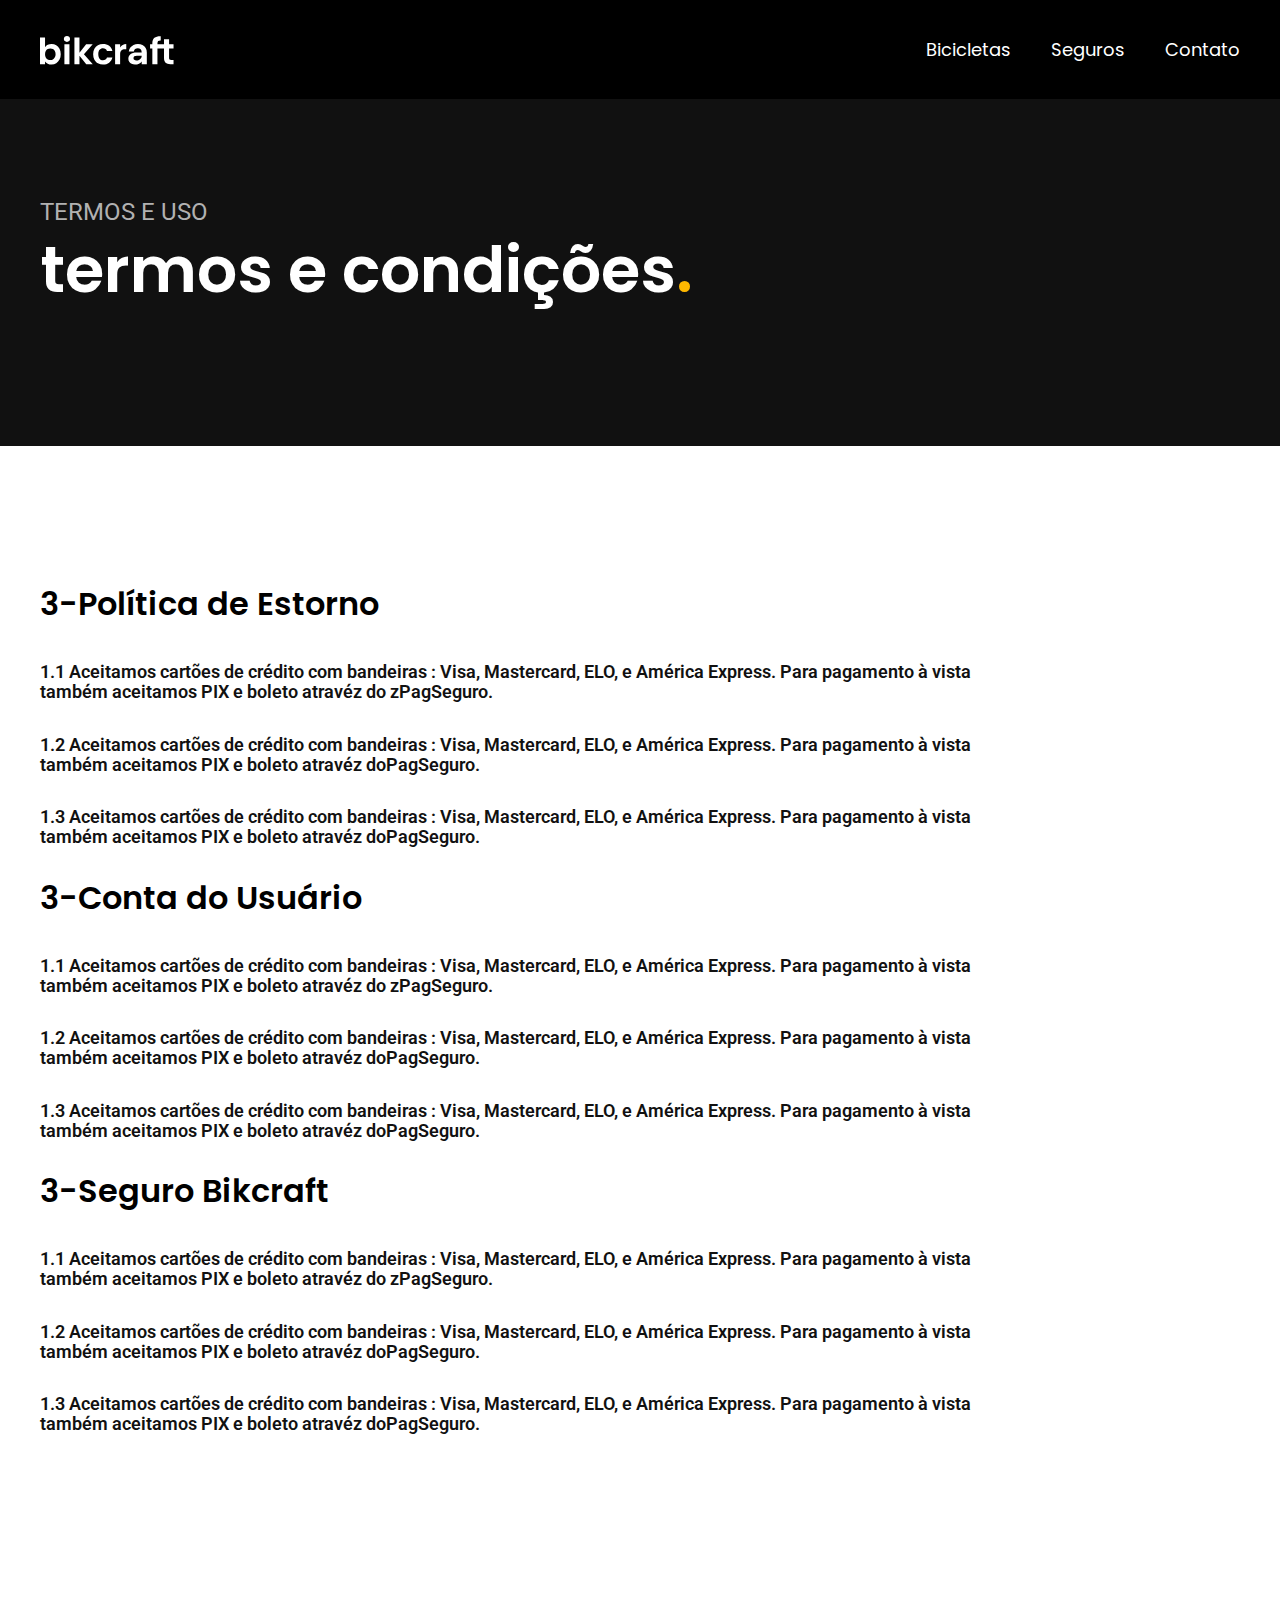
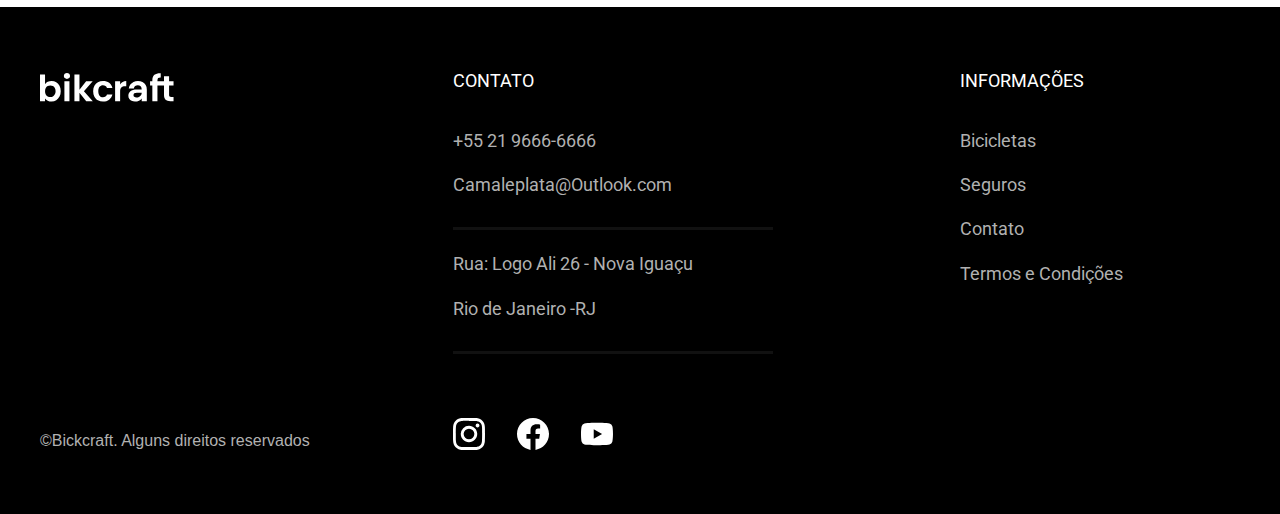
<file: termos.html>
<!DOCTYPE html>
<html lang="pt-br">

<head>
  <meta charset="UTF-8">
  <meta http-equiv="X-UA-Compatible" content="IE=edge">
  <meta name="discription" content="Quando iniciamos a Bikcraft queriamos apenas um produto que adoraríamos utilizar. Eramos apaixonados por pedalar e também fazer.">
  <meta name="viewport" content="width=device-width, initial-scale=1.0">
  <title>Termos | Bikcraft </title>
  <link rel="icon" href="./favicon.svg" type="image/svg+xml">
  <link rel="preload" href="./css/style.css " as="style">
  <link rel="stylesheet" href="./css/style.css ">
  <link rel="preconnect" href="https://fonts.googleapis.com">
  <link rel="preconnect" href="https://fonts.gstatic.com" crossorigin>
  <link href="https://fonts.googleapis.com/css2?family=Merriweather:ital,wght@1,900&family=Poppins:wght@400;600&family=Roboto:wght@400;500&display=swap" rel="stylesheet">
</head>

<body>
  <header class="header-bg">
    <div class="header conteiner">
      <a href="./"><img src="./img/bikcraft.svg" alt="Bickcraft" width="136" height="32"></a>
      <nav aria-label="primaria">
        <ul class="header-menu">
          <li><a href="/bicicletas.html">Bicicletas</a></li>
          <li><a href="/seguros.html">Seguros</a></li>
          <li><a href="/contato.html">Contato</a></li>
      </nav>
    </div>
  </header>
  <main>
    <div class="titulo-bg">
      <div class="titulo-conteudo conteiner">
        <h3 class="font-2-mu cor-6">termos e uso</h3>
        <h1 class="font-1-ggb cor-0">termos e condições<span class="cor-p1">.</span></h1>
      </div>
    </div>
  </main>
  <section class="termos conteiner">
    <div class="termos-conteudo">
      <h2 class="font-1-gb cor-12">3-Política de Estorno</h2>
      <p class="font-2-pb cor-11">1.1 Aceitamos cartões de crédito com bandeiras : Visa, Mastercard, ELO, e América Express.
        Para pagamento à vista também aceitamos PIX e boleto atravéz do zPagSeguro.</p>
      <p class="font-2-pb cor-11">1.2 Aceitamos cartões de crédito com bandeiras : Visa, Mastercard, ELO, e América Express.
        Para pagamento à vista também aceitamos PIX e boleto atravéz doPagSeguro. </p>
      <p class="font-2-pb cor-11">1.3 Aceitamos cartões de crédito com bandeiras : Visa, Mastercard, ELO, e América Express.
        Para pagamento à vista também aceitamos PIX e boleto atravéz doPagSeguro. </p>
    </div>
    <div class="termos-conteudo">
      <h2 class="font-1-gb cor-12">3-Conta do Usuário</h2>
      <p class="font-2-pb cor-11">1.1 Aceitamos cartões de crédito com bandeiras : Visa, Mastercard, ELO, e América Express.
        Para pagamento à vista também aceitamos PIX e boleto atravéz do zPagSeguro.</p>
      <p class="font-2-pb cor-11">1.2 Aceitamos cartões de crédito com bandeiras : Visa, Mastercard, ELO, e América Express.
        Para pagamento à vista também aceitamos PIX e boleto atravéz doPagSeguro. </p>
      <p class="font-2-pb cor-11">1.3 Aceitamos cartões de crédito com bandeiras : Visa, Mastercard, ELO, e América Express.
        Para pagamento à vista também aceitamos PIX e boleto atravéz doPagSeguro. </p>
    </div>
    <div class="termos-conteudo">
      <h2 class="font-1-gb cor-12">3-Seguro Bikcraft</h2>
      <p class="font-2-pb cor-11">1.1 Aceitamos cartões de crédito com bandeiras : Visa, Mastercard, ELO, e América Express.
        Para pagamento à vista também aceitamos PIX e boleto atravéz do zPagSeguro.</p>
      <p class="font-2-pb cor-11">1.2 Aceitamos cartões de crédito com bandeiras : Visa, Mastercard, ELO, e América Express.
        Para pagamento à vista também aceitamos PIX e boleto atravéz doPagSeguro. </p>
      <p class="font-2-pb cor-11">1.3 Aceitamos cartões de crédito com bandeiras : Visa, Mastercard, ELO, e América Express.
        Para pagamento à vista também aceitamos PIX e boleto atravéz doPagSeguro. </p>
    </div>
  </section>

  <footer class="cor-6 footer-bg">
    <div class="conteiner footer-conteudo">
      <img src="./img/bikcraft.svg" alt="Bickcraft" width="136" height="32">
      <ul class="font-2-p contato">
        <span class="font-2-ppu cor-0">contato</span>
        <li><a href="tel:+552196666666">+55 21 9666-6666</a></li>
        <li><a href="mailtoCamaleplata@Outlook.com">Camaleplata@Outlook.com</a> </li>
        <li>Rua: Logo Ali 26 - Nova Iguaçu</li>
        <li>Rio de Janeiro -RJ</li>
      </ul>
      <ul class="font-2-p informações">
        <span class="font-2-ppu cor-0">informações</span>
        <a href="./bicicletas.html">
          <li>Bicicletas</li>
        </a>
        <a href="./seguros.html">
          <li>Seguros</li>
        </a>
        <a href="./contato.html">
          <li>Contato</li>
        </a>
        <a href="./termos.html">
          <li>Termos e Condições</li>
        </a>
      </ul>

      <div class="redes">
        <a href=""><img src="./img/redes/instagram.svg" alt="instagram" width="32" height="32"></a>
        <a href=""><img src="./img/redes/facebook.svg" alt="facebook" width="32" height="32"></a>
        <a href=""><img src="./img/redes/youtube.svg" alt="youtube" width="32" height="32"> </a>
      </div>
      <p>&copy;Bickcraft. Alguns direitos reservados</p>
    </div>
  </footer>

</body>

</html>
</file>
<file: css/style.css>
/*global*/
@import url("../css/global/global.css");
@import url("../css/global/header.css");
@import url("../css/global/titulo.css");
@import url("../css/global/footer.css");
@import url("../css/global/formulario.css");

/*home*/
@import url("../css/home/introducao.css");
@import url("../css/home/bicicletas.css");
@import url("../css/home/tecnologia.css");
@import url("../css/home/parceiros.css");
@import url("../css/home/depoimento.css");
@import url("../css/home/seguros.css");

/*seguros*/
@import url("../css/seguros/seguro-perguntas.css");
@import url("../css/seguros/seguro-vantagens.css");

/*termos*/
@import url("../css/termos/termos.css");

/*orçamento*/
@import url("../css/orçamento/formulario-orcamento.css");
@import url("../css/orçamento/orcamento-produto.css");

/*contato*/
@import url("../css/contatos/contatos-formulario.css");
@import url("../css/contatos/contatos-loja.css");

/*bicicletas*/
@import url("../css/bicicletas/bicicleta.css");
@import url("../css/bicicletas/bicicleta-interna-seguro.css");
@import url("../css/bicicletas/bike.css");

/*utilitarios*/
@import url("../css/global/utilitrarios/botao.css");
@import url("../css/global/utilitrarios/animações.css");
@import url("../css/global/utilitrarios/tipografia.css");
@import url("../css/global/utilitrarios/cores.css");
@import url("../css/global/utilitrarios/espacamento-grid.css");
</file>
